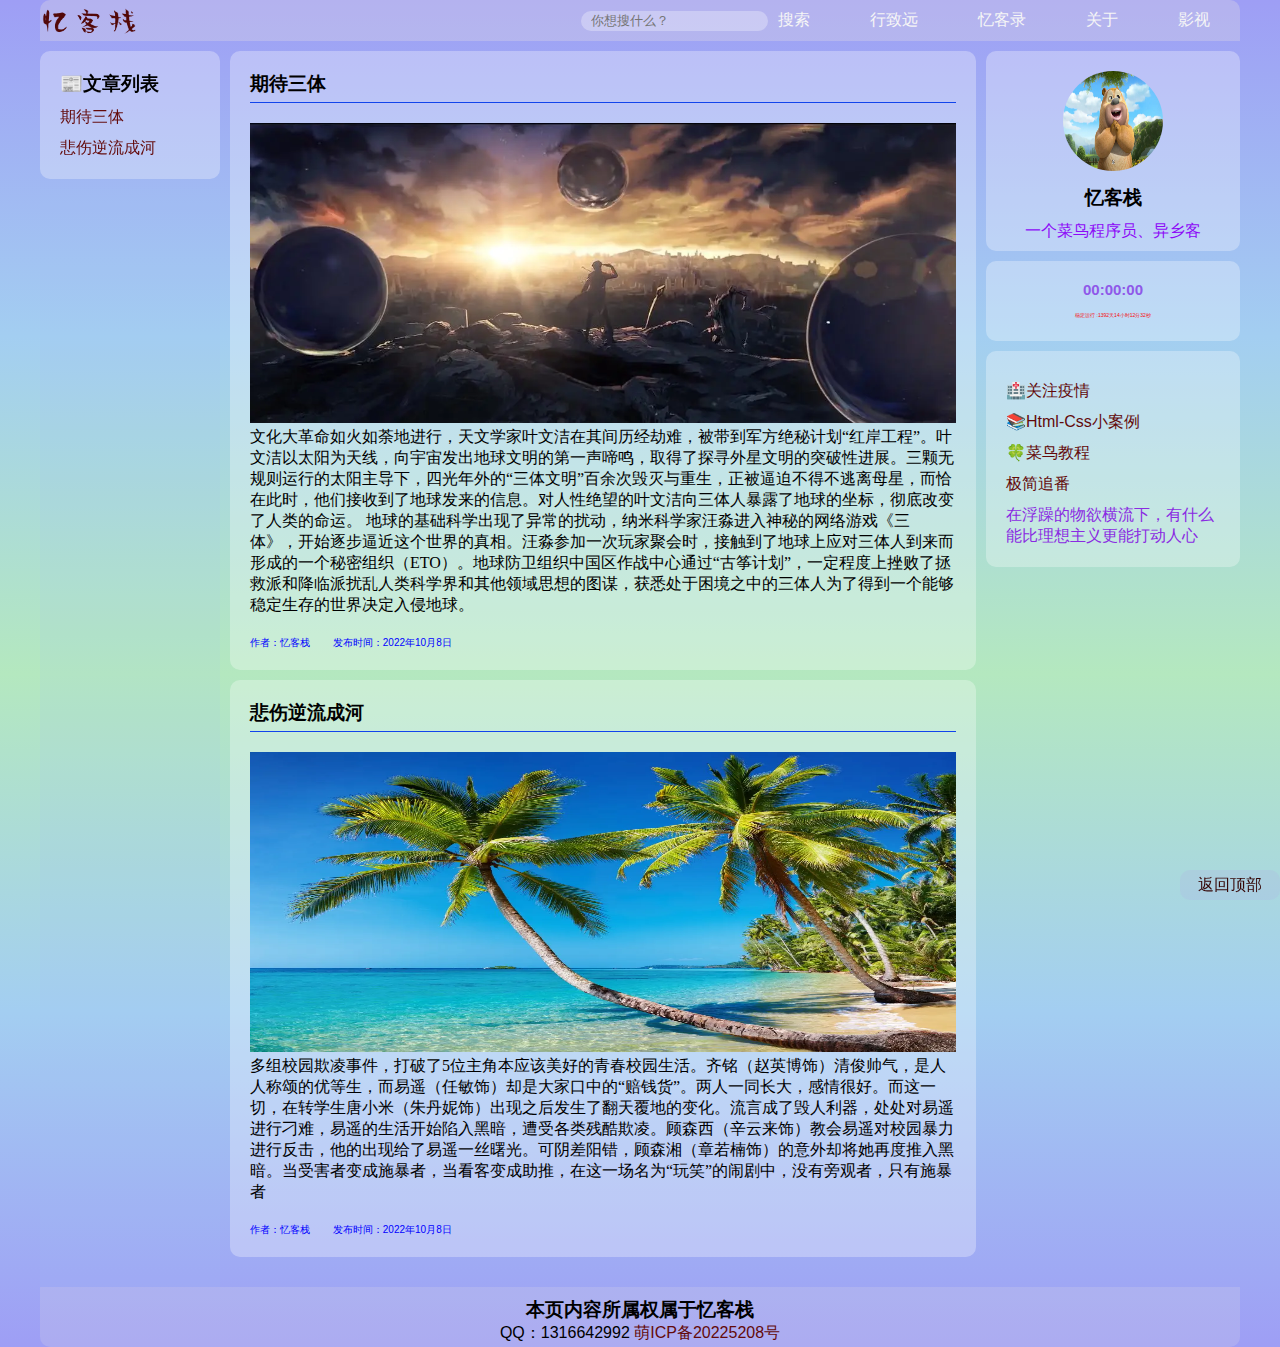
<file: index.html>
<!DOCTYPE html>
<html>

<head>
    <meta charset="utf-8">
    <title>忆客栈 | 个人博客 | 分享生活</title>
    <link rel="stylesheet" href="./css/index.css">
    <link rel="stylesheet" href="./css/common.css">
    <link rel="shortcut icon" href="./images/bitbug2.0.3.ico" />
</head>

<body>
    <!-- 版心居中 -->
    <div class="container">
        <!-- 导航栏部分 -->
        <div class="topnav">
            <a href="index.html" id="logo-box"><img src="./images/logo.png" alt=""></a>
            <ul>
                <li><a href="./pages/movie.html">影视</a></li>
                <li><a href="#">关于</a></li>
                <li><a href="#">忆客录</a></li>
                <li><a href="#">行致远</a></li>
                <li>
                    <input type="text" placeholder="你想搜什么？" id="top-search"><a href="#" target="_blank"
                        id="top-search-btn">搜索</a>
                </li>
            </ul>
        </div>
        <!-- 导航栏部分结束 -->

        <!-- 正文模块 -->
        <div class="box-body">
            <div class="artical-type-box">
                <div class="artical-type-nav">
                    <div class="card">
                        <h3>📰文章列表</h3>
                        <ul id="artical-list-nav">
                            <li><a href="#">期待三体</a></li>
                            <li><a href="#">悲伤逆流成河</a></li>
                        </ul>
                    </div>
                </div>
                <div class="blank-box"></div>
            </div>
            <!-- 首页文章模块，即最新发布模块 -->
            <div class="leftcolumn">
                <div class="card artical" id="C1">
                    <h3 id="artical-name">期待三体</h3>
                    <img src="./images/三体01.webp" alt="">
                    <p>文化大革命如火如荼地进行，天文学家叶文洁在其间历经劫难，被带到军方绝秘计划“红岸工程”。叶文洁以太阳为天线，向宇宙发出地球文明的第一声啼鸣，取得了探寻外星文明的突破性进展。三颗无规则运行的太阳主导下，四光年外的“三体文明”百余次毁灭与重生，正被逼迫不得不逃离母星，而恰在此时，他们接收到了地球发来的信息。对人性绝望的叶文洁向三体人暴露了地球的坐标，彻底改变了人类的命运。
                        地球的基础科学出现了异常的扰动，纳米科学家汪淼进入神秘的网络游戏《三体》，开始逐步逼近这个世界的真相。汪淼参加一次玩家聚会时，接触到了地球上应对三体人到来而形成的一个秘密组织（ETO）。地球防卫组织中国区作战中心通过“古筝计划”，一定程度上挫败了拯救派和降临派扰乱人类科学界和其他领域思想的图谋，获悉处于困境之中的三体人为了得到一个能够稳定生存的世界决定入侵地球。
                    </p>
                    <div class="author">
                        <span>作者：忆客栈</span> <span>发布时间：2022年10月8日</span>
                    </div>
                </div>
                <div class="card artical" id="C2">
                    <h3 id="artical-name">悲伤逆流成河</h3>
                    <img src="./images/1.jpg" alt="">
                    <p>多组校园欺凌事件，打破了5位主角本应该美好的青春校园生活。齐铭（赵英博饰）清俊帅气，是人人称颂的优等生，而易遥（任敏饰）却是大家口中的“赔钱货”。两人一同长大，感情很好。而这一切，在转学生唐小米（朱丹妮饰）出现之后发生了翻天覆地的变化。流言成了毁人利器，处处对易遥进行刁难，易遥的生活开始陷入黑暗，遭受各类残酷欺凌。顾森西（辛云来饰）教会易遥对校园暴力进行反击，他的出现给了易遥一丝曙光。可阴差阳错，顾森湘（章若楠饰）的意外却将她再度推入黑暗。当受害者变成施暴者，当看客变成助推，在这一场名为“玩笑”的闹剧中，没有旁观者，只有施暴者
                    </p>
                    <div class="author">
                        <span>作者：忆客栈</span> <span>发布时间：2022年10月8日</span>
                    </div>
                </div>
            </div>

            <!-- 手边侧边栏模块 -->
            <div class="rightcolumn">
                <div class="card about-me">
                    <img src="./images/img-me.webp">
                    <h3>忆客栈</h3>
                    <p>一个菜鸟程序员、异乡客</p>
                </div>
                <div class="card time-box">
                    <h3 id="now-time">00:00:00</h3>
                    <span id="showsectime">本站稳定运行：</span>
                </div>
                <div class="card artical-list">
                    <ul>
                        <li>
                            <a href="https://voice.baidu.com/act/newpneumonia/newpneumonia/?from=osari_aladin_banner"
                                target="_blank">🏥关注疫情</a>
                        </li>
                        <li>
                            <a href="./pages/demo01.html" target="_blank">📚Html-Css小案例</a>
                        </li>
                        <li>
                            <a href="https://www.runoob.com/" target="_blank">🍀菜鸟教程</a>
                        </li>
                        <li>
                            <a href="./pages/movie-list.html" target="_blank">极简追番</a>
                        </li>
                        <li>
                            <p>在浮躁的物欲横流下，有什么能比理想主义更能打动人心</p>
                        </li>
                    </ul>
                </div>
                <div class="artical-list-blank"></div>
                <div class="back-to-top"><a href="#top">返回顶部</a></div>
            </div>
        </div>
        <!-- 正文模块结束 -->

        <!-- 底部模块 -->
        <div class="footer">
            <h3>本页内容所属权属于忆客栈</h3>
            <p>QQ：1316642992 <a href="https://icp.gov.moe/?keyword=20225208" target="_blank">萌ICP备20225208号</a></p>
        </div>
        <!-- 底部模块结束 -->
    </div>
    <!-- 引入jQuery模块 -->
    <script src="./js/jquery.js"></script>
    <!-- 引入自定义工具模块 -->
    <script src="./js/util.js"></script>
    <script>
        $(function () {
            let impl = 'https://www.baidu.com/s?ie=utf-8&f=8&rsv_bp=1&rsv_idx=1&tn=baidu&wd=';
            $('#top-search-btn').on('click', function () {
                let url = impl + $('#top-search').val();
                $('#top-search-btn').attr('href', url);
            });

        })
        // 获取网站的运行时间
        function showsectime() {
                var birthDay =new Date("2022-10-1");
                // 这里修改站点开启日期
                var today = new Date();
                var timeold = today.getTime() - birthDay.getTime();
                var sectimeold = timeold / 1000
                var secondsold = Math.floor(sectimeold);
                var msPerDay = 24 * 60 * 60 * 1000; var e_daysold = timeold / msPerDay;
                var daysold = Math.floor(e_daysold);
                var e_hrsold = (daysold - e_daysold) * -24;
                var hrsold = Math.floor(e_hrsold);
                var e_minsold = (hrsold - e_hrsold) * -60;
                var minsold = Math.floor((hrsold - e_hrsold) * -60); var seconds = Math.floor((minsold - e_minsold) * -60).toString();
                document.getElementById("showsectime").innerHTML = "稳定运行 :" + daysold + "天" + hrsold + "小时" + minsold + "分" + seconds + "秒";
                setTimeout(showsectime, 1000);
            } 
            showsectime();
    </script>
</body>

</html>
</file>
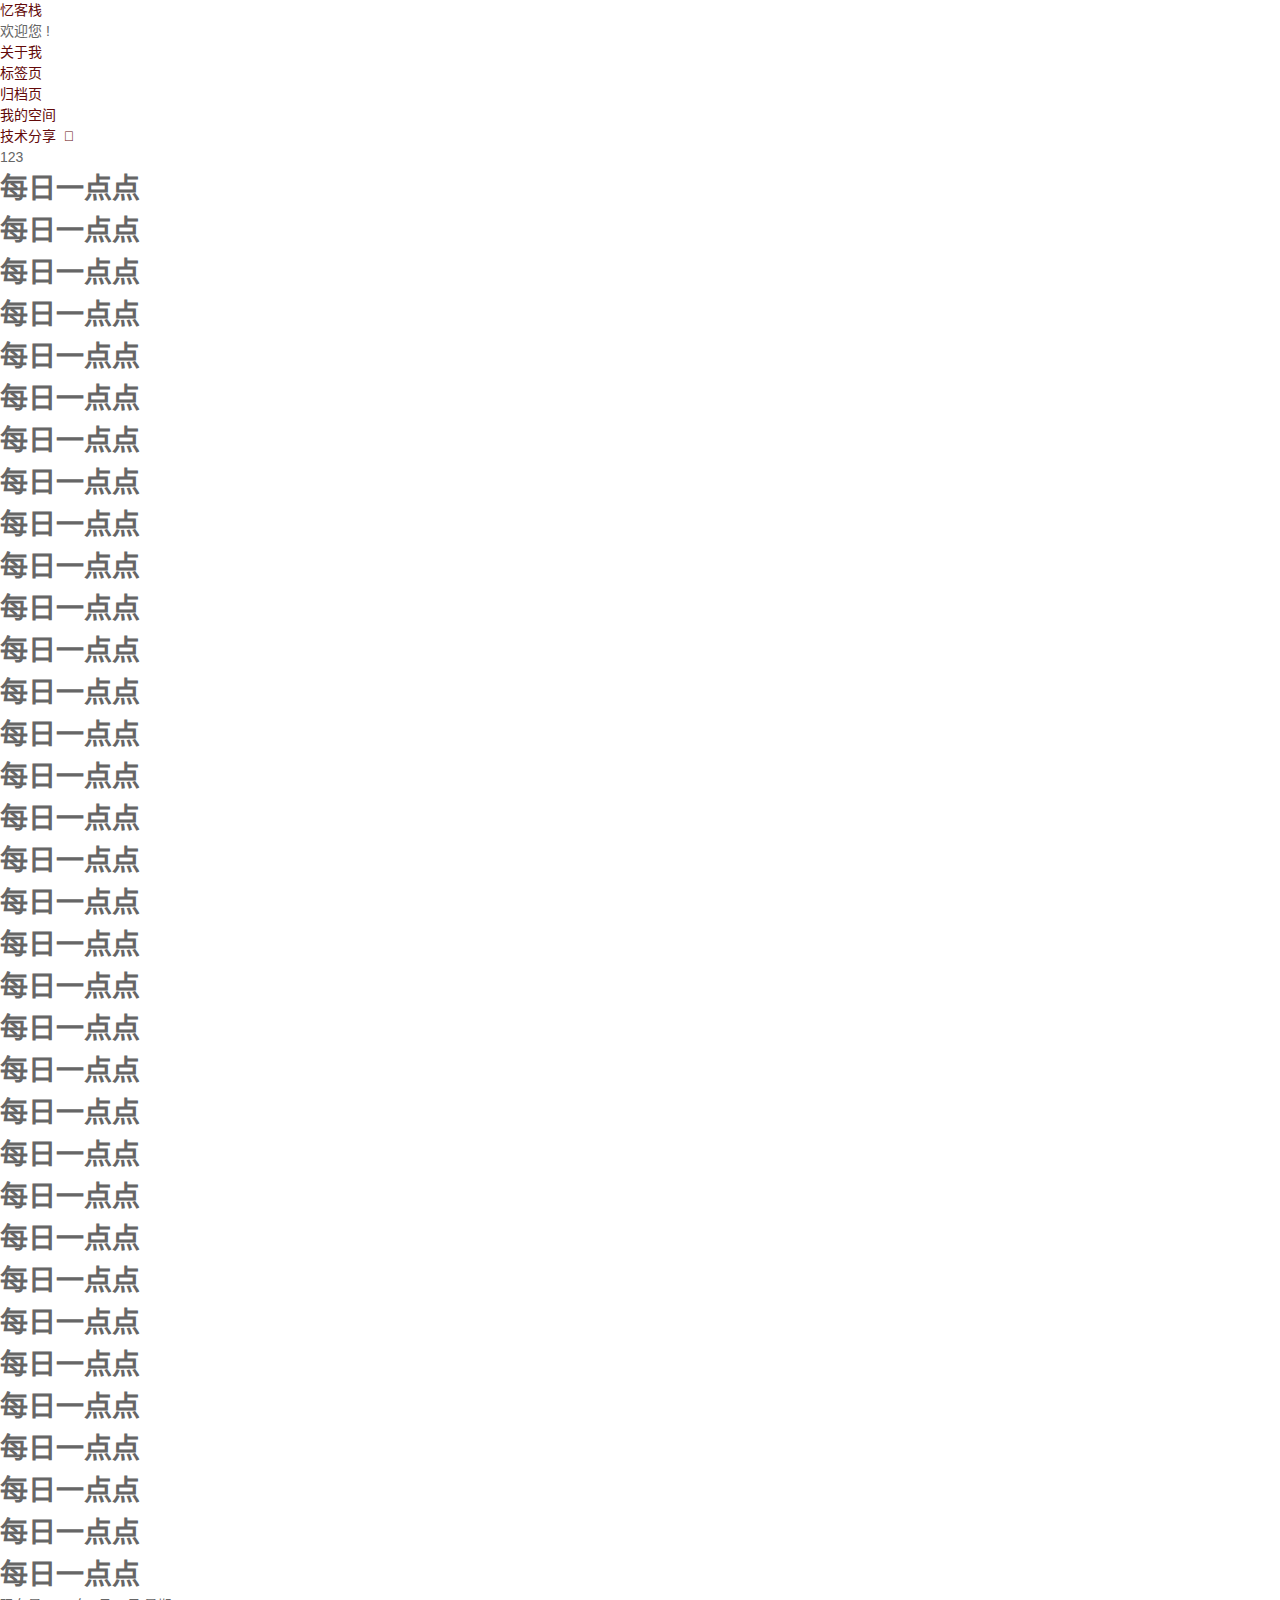
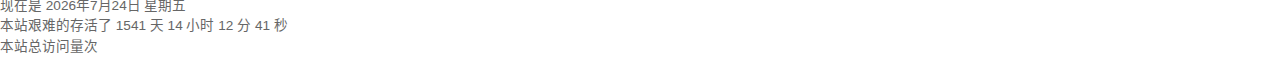
<file: blogPage/index.html>
<!DOCTYPE html>
<html lang="zh-CN">

<head>
    <meta charset="UTF-8">
    <meta http-equiv="X-UA-Compatible" content="IE=edge">
    <meta name="viewport" content="width=device-width, initial-scale=1.0">
    <title>忆客栈-个人博客、技术分享、网站制作、自建网站！</title>
    <meta name="description" content="忆客栈-一个专注技术分享的Java程序员的网站" />
    <meta name="keywords" content="博客、建站、技术、全栈" />
    <!-- 引入favicon图标-->
    <link rel="shortcut icon" href="../images/favicon.ico">
    <!-- 引入我们的初始化样式文件 -->
    <link rel="stylesheet" href="../css/base.css">
    <!-- 引入我们的公共样式表 -->
    <link rel="stylesheet" href="../css/common.css">

</head>

<body>
    <!-- 快捷导航模块start -->
    <section class="shortcut">
        <!-- 需要一个版心 -->
        <div class="w">
            <!-- shortcut 左侧模块 -->
            <div class="fl">
                <ul>
                    <li><a href="index.html" class="logname">忆客栈&nbsp;</a></li>
                    <li>欢迎您 !</li>
                </ul>
            </div>
            <!-- shortcut 右侧模块 -->
            <div class="fr">
                <ul>
                    <li><a href="about.html">关于我</a></li>
                    <li><a href="tag.html">标签页</a></li>
                    <li><a href="file.html">归档页</a></li>
                    <li><a href="myspace.html">我的空间</a></li>
                    <li><a href="share.html">技术分享 &nbsp;<i class="iconfont">&#xe6b8;</i></a></li>
                </ul>
            </div>
        </div>
    </section>
    <div class="w">
        <p>123</p>
        <h1>每日一点点</h1>
        <h1>每日一点点</h1>
        <h1>每日一点点</h1>
        <h1>每日一点点</h1>
        <h1>每日一点点</h1>
        <h1>每日一点点</h1>
        <h1>每日一点点</h1>
        <h1>每日一点点</h1>
        <h1>每日一点点</h1>
        <h1>每日一点点</h1>
        <h1>每日一点点</h1>
        <h1>每日一点点</h1>
        <h1>每日一点点</h1>
        <h1>每日一点点</h1>
        <h1>每日一点点</h1>
        <h1>每日一点点</h1>
        <h1>每日一点点</h1>
        <h1>每日一点点</h1>
        <h1>每日一点点</h1>
        <h1>每日一点点</h1>
        <h1>每日一点点</h1>
        <h1>每日一点点</h1>
        <h1>每日一点点</h1>
        <h1>每日一点点</h1>
        <h1>每日一点点</h1>
        <h1>每日一点点</h1>
        <h1>每日一点点</h1>
        <h1>每日一点点</h1>
        <h1>每日一点点</h1>
        <h1>每日一点点</h1>
        <h1>每日一点点</h1>
        <h1>每日一点点</h1>
        <h1>每日一点点</h1>
        <h1>每日一点点</h1>
    </div>



    <!-- 底部模块制作start -->
    <footer class="footer">
        <div class="w">
            <div style="font-size: 0.85rem" class="fr">
                <span id="nowTime">载入现在的时间...</span><br>
                <span id="timeDate">载入天数...</span>
                <span id="times">载入时分秒...</span><br>
                <script src="../js/runtime.js"></script>
                <script async src="//busuanzi.ibruce.info/busuanzi/2.3/busuanzi.pure.mini.js"></script>
                <span id="busuanzi_container_site_pv">本站总访问量<span id="busuanzi_value_site_pv"></span>次</span>
            </div>

        </div>
    </footer>
    <!-- 底部模块制作end -->



</body>

</html>
</file>
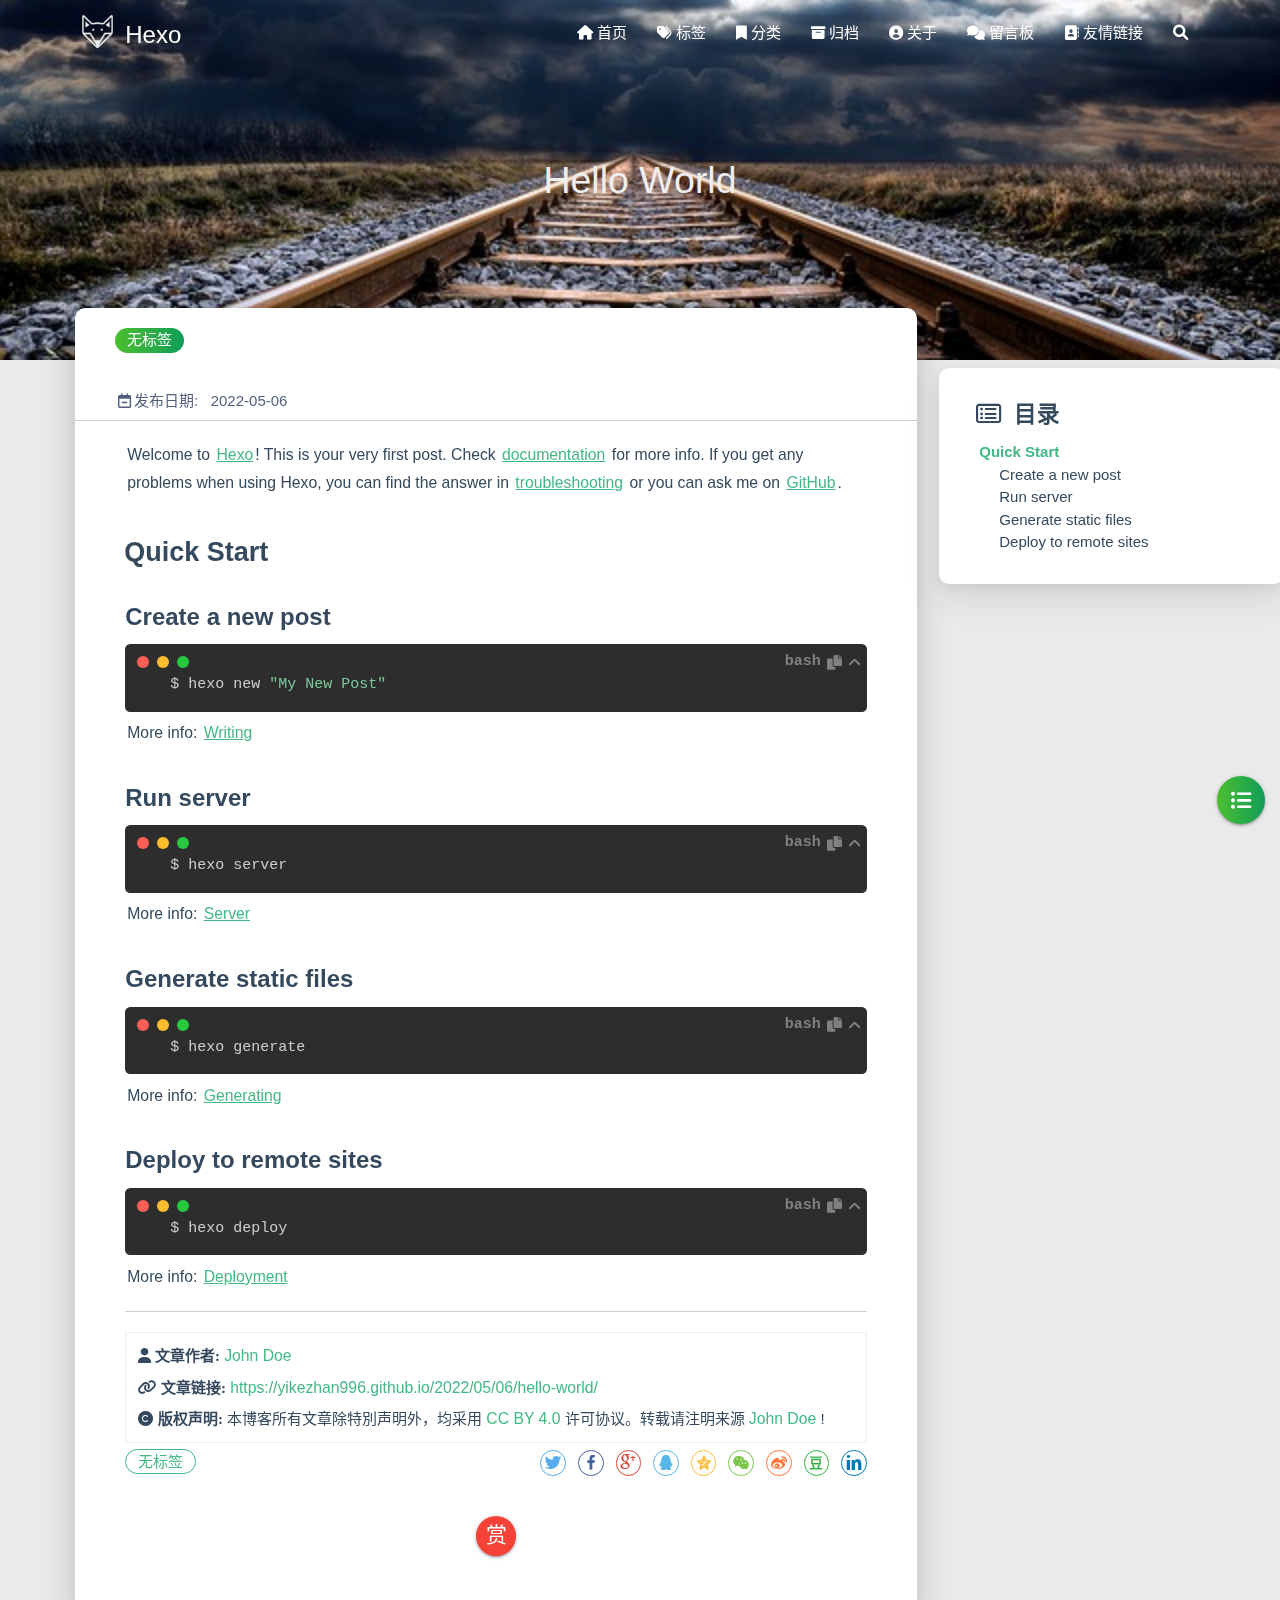
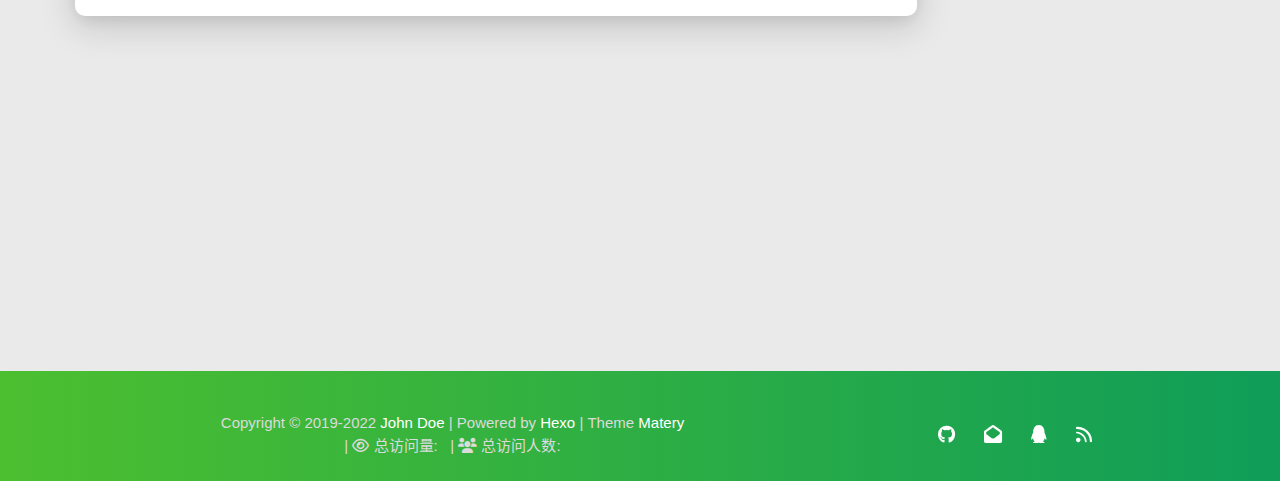
<file: 2022/05/06/hello-world/index.html>
<!DOCTYPE HTML>
<html lang="zh-CN">


<head>
    <meta charset="utf-8">
    <meta name="keywords" content="Hello World, Hexo">
    <meta name="description" content="Welcome to Hexo! This is your very first post. Check documentation for more info. If you get any problems when using Hex">
    <meta http-equiv="X-UA-Compatible" content="IE=edge">
    <meta name="viewport" content="width=device-width, initial-scale=1.0, user-scalable=no">
    <meta name="renderer" content="webkit|ie-stand|ie-comp">
    <meta name="mobile-web-app-capable" content="yes">
    <meta name="format-detection" content="telephone=no">
    <meta name="apple-mobile-web-app-capable" content="yes">
    <meta name="apple-mobile-web-app-status-bar-style" content="black-translucent">
    <meta name="referrer" content="no-referrer-when-downgrade">
    <!-- Global site tag (gtag.js) - Google Analytics -->


    

    <title>Hello World | Hexo</title>
    <link rel="icon" type="image/png" href="/favicon.png">

    <link rel="stylesheet" type="text/css" href="/libs/awesome/css/all.min.css">
    <link rel="stylesheet" type="text/css" href="/libs/materialize/materialize.min.css">
    <link rel="stylesheet" type="text/css" href="/libs/aos/aos.css">
    <link rel="stylesheet" type="text/css" href="/libs/animate/animate.min.css">
    <link rel="stylesheet" type="text/css" href="/libs/lightGallery/css/lightgallery.min.css">
    <link rel="stylesheet" type="text/css" href="/css/matery.css">
    <link rel="stylesheet" type="text/css" href="/css/my.css">

    <script src="/libs/jquery/jquery-3.6.0.min.js"></script>

<meta name="generator" content="Hexo 6.1.0"><link rel="stylesheet" href="/css/prism-tomorrow.css" type="text/css"></head>


<body>
    <header class="navbar-fixed">
    <nav id="headNav" class="bg-color nav-transparent">
        <div id="navContainer" class="nav-wrapper container">
            <div class="brand-logo">
                <a href="/" class="waves-effect waves-light">
                    
                    <img src="/medias/logo.png" class="logo-img" alt="LOGO">
                    
                    <span class="logo-span">Hexo</span>
                </a>
            </div>
            

<a href="#" data-target="mobile-nav" class="sidenav-trigger button-collapse"><i class="fas fa-bars"></i></a>
<ul class="right nav-menu">
  
  <li class="hide-on-med-and-down nav-item">
    
    <a href="/" class="waves-effect waves-light">
      
      <i class="fas fa-home" style="zoom: 0.6;"></i>
      
      <span>首页</span>
    </a>
    
  </li>
  
  <li class="hide-on-med-and-down nav-item">
    
    <a href="/tags" class="waves-effect waves-light">
      
      <i class="fas fa-tags" style="zoom: 0.6;"></i>
      
      <span>标签</span>
    </a>
    
  </li>
  
  <li class="hide-on-med-and-down nav-item">
    
    <a href="/categories" class="waves-effect waves-light">
      
      <i class="fas fa-bookmark" style="zoom: 0.6;"></i>
      
      <span>分类</span>
    </a>
    
  </li>
  
  <li class="hide-on-med-and-down nav-item">
    
    <a href="/archives" class="waves-effect waves-light">
      
      <i class="fas fa-archive" style="zoom: 0.6;"></i>
      
      <span>归档</span>
    </a>
    
  </li>
  
  <li class="hide-on-med-and-down nav-item">
    
    <a href="/about" class="waves-effect waves-light">
      
      <i class="fas fa-user-circle" style="zoom: 0.6;"></i>
      
      <span>关于</span>
    </a>
    
  </li>
  
  <li class="hide-on-med-and-down nav-item">
    
    <a href="/contact" class="waves-effect waves-light">
      
      <i class="fas fa-comments" style="zoom: 0.6;"></i>
      
      <span>留言板</span>
    </a>
    
  </li>
  
  <li class="hide-on-med-and-down nav-item">
    
    <a href="/friends" class="waves-effect waves-light">
      
      <i class="fas fa-address-book" style="zoom: 0.6;"></i>
      
      <span>友情链接</span>
    </a>
    
  </li>
  
  <li>
    <a href="#searchModal" class="modal-trigger waves-effect waves-light">
      <i id="searchIcon" class="fas fa-search" title="搜索" style="zoom: 0.85;"></i>
    </a>
  </li>
</ul>


<div id="mobile-nav" class="side-nav sidenav">

    <div class="mobile-head bg-color">
        
        <img src="/medias/logo.png" class="logo-img circle responsive-img">
        
        <div class="logo-name">Hexo</div>
        <div class="logo-desc">
            
            Never really desperate, only the lost of the soul.
            
        </div>
    </div>

    <ul class="menu-list mobile-menu-list">
        
        <li class="m-nav-item">
	  
		<a href="/" class="waves-effect waves-light">
			
			    <i class="fa-fw fas fa-home"></i>
			
			首页
		</a>
          
        </li>
        
        <li class="m-nav-item">
	  
		<a href="/tags" class="waves-effect waves-light">
			
			    <i class="fa-fw fas fa-tags"></i>
			
			标签
		</a>
          
        </li>
        
        <li class="m-nav-item">
	  
		<a href="/categories" class="waves-effect waves-light">
			
			    <i class="fa-fw fas fa-bookmark"></i>
			
			分类
		</a>
          
        </li>
        
        <li class="m-nav-item">
	  
		<a href="/archives" class="waves-effect waves-light">
			
			    <i class="fa-fw fas fa-archive"></i>
			
			归档
		</a>
          
        </li>
        
        <li class="m-nav-item">
	  
		<a href="/about" class="waves-effect waves-light">
			
			    <i class="fa-fw fas fa-user-circle"></i>
			
			关于
		</a>
          
        </li>
        
        <li class="m-nav-item">
	  
		<a href="/contact" class="waves-effect waves-light">
			
			    <i class="fa-fw fas fa-comments"></i>
			
			留言板
		</a>
          
        </li>
        
        <li class="m-nav-item">
	  
		<a href="/friends" class="waves-effect waves-light">
			
			    <i class="fa-fw fas fa-address-book"></i>
			
			友情链接
		</a>
          
        </li>
        
        
        <li><div class="divider"></div></li>
        <li>
            <a href="https://github.com/blinkfox/hexo-theme-matery" class="waves-effect waves-light" target="_blank">
                <i class="fab fa-github-square fa-fw"></i>Fork Me
            </a>
        </li>
        
    </ul>
</div>


        </div>

        
            <style>
    .nav-transparent .github-corner {
        display: none !important;
    }

    .github-corner {
        position: absolute;
        z-index: 10;
        top: 0;
        right: 0;
        border: 0;
        transform: scale(1.1);
    }

    .github-corner svg {
        color: #0f9d58;
        fill: #fff;
        height: 64px;
        width: 64px;
    }

    .github-corner:hover .octo-arm {
        animation: a 0.56s ease-in-out;
    }

    .github-corner .octo-arm {
        animation: none;
    }

    @keyframes a {
        0%,
        to {
            transform: rotate(0);
        }
        20%,
        60% {
            transform: rotate(-25deg);
        }
        40%,
        80% {
            transform: rotate(10deg);
        }
    }
</style>

<a href="https://github.com/blinkfox/hexo-theme-matery" class="github-corner tooltipped hide-on-med-and-down" target="_blank"
   data-tooltip="Fork Me" data-position="left" data-delay="50">
    <svg viewBox="0 0 250 250" aria-hidden="true">
        <path d="M0,0 L115,115 L130,115 L142,142 L250,250 L250,0 Z"></path>
        <path d="M128.3,109.0 C113.8,99.7 119.0,89.6 119.0,89.6 C122.0,82.7 120.5,78.6 120.5,78.6 C119.2,72.0 123.4,76.3 123.4,76.3 C127.3,80.9 125.5,87.3 125.5,87.3 C122.9,97.6 130.6,101.9 134.4,103.2"
              fill="currentColor" style="transform-origin: 130px 106px;" class="octo-arm"></path>
        <path d="M115.0,115.0 C114.9,115.1 118.7,116.5 119.8,115.4 L133.7,101.6 C136.9,99.2 139.9,98.4 142.2,98.6 C133.8,88.0 127.5,74.4 143.8,58.0 C148.5,53.4 154.0,51.2 159.7,51.0 C160.3,49.4 163.2,43.6 171.4,40.1 C171.4,40.1 176.1,42.5 178.8,56.2 C183.1,58.6 187.2,61.8 190.9,65.4 C194.5,69.0 197.7,73.2 200.1,77.6 C213.8,80.2 216.3,84.9 216.3,84.9 C212.7,93.1 206.9,96.0 205.4,96.6 C205.1,102.4 203.0,107.8 198.3,112.5 C181.9,128.9 168.3,122.5 157.7,114.1 C157.9,116.9 156.7,120.9 152.7,124.9 L141.0,136.5 C139.8,137.7 141.6,141.9 141.8,141.8 Z"
              fill="currentColor" class="octo-body"></path>
    </svg>
</a>
        
    </nav>

</header>

    



<div class="bg-cover pd-header post-cover" style="background-image: url('/medias/featureimages/12.jpg')">
    <div class="container" style="right: 0px;left: 0px;">
        <div class="row">
            <div class="col s12 m12 l12">
                <div class="brand">
                    <h1 class="description center-align post-title">Hello World</h1>
                </div>
            </div>
        </div>
    </div>
</div>




<main class="post-container content">

    
    <link rel="stylesheet" href="/libs/tocbot/tocbot.css">
<style>
    #articleContent h1::before,
    #articleContent h2::before,
    #articleContent h3::before,
    #articleContent h4::before,
    #articleContent h5::before,
    #articleContent h6::before {
        display: block;
        content: " ";
        height: 100px;
        margin-top: -100px;
        visibility: hidden;
    }

    #articleContent :focus {
        outline: none;
    }

    .toc-fixed {
        position: fixed;
        top: 64px;
    }

    .toc-widget {
        width: 345px;
        padding-left: 20px;
    }

    .toc-widget .toc-title {
        padding: 35px 0 15px 17px;
        font-size: 1.5rem;
        font-weight: bold;
        line-height: 1.5rem;
    }

    .toc-widget ol {
        padding: 0;
        list-style: none;
    }

    #toc-content {
        padding-bottom: 30px;
        overflow: auto;
    }

    #toc-content ol {
        padding-left: 10px;
    }

    #toc-content ol li {
        padding-left: 10px;
    }

    #toc-content .toc-link:hover {
        color: #42b983;
        font-weight: 700;
        text-decoration: underline;
    }

    #toc-content .toc-link::before {
        background-color: transparent;
        max-height: 25px;

        position: absolute;
        right: 23.5vw;
        display: block;
    }

    #toc-content .is-active-link {
        color: #42b983;
    }

    #floating-toc-btn {
        position: fixed;
        right: 15px;
        bottom: 76px;
        padding-top: 15px;
        margin-bottom: 0;
        z-index: 998;
    }

    #floating-toc-btn .btn-floating {
        width: 48px;
        height: 48px;
    }

    #floating-toc-btn .btn-floating i {
        line-height: 48px;
        font-size: 1.4rem;
    }
</style>
<div class="row">
    <div id="main-content" class="col s12 m12 l9">
        <!-- 文章内容详情 -->
<div id="artDetail">
    <div class="card">
        <div class="card-content article-info">
            <div class="row tag-cate">
                <div class="col s7">
                    
                          <div class="article-tag">
                            <span class="chip bg-color">无标签</span>
                          </div>
                    
                </div>
                <div class="col s5 right-align">
                    
                </div>
            </div>

            <div class="post-info">
                
                <div class="post-date info-break-policy">
                    <i class="far fa-calendar-minus fa-fw"></i>发布日期:&nbsp;&nbsp;
                    2022-05-06
                </div>
                

                

                

                

                
            </div>
        </div>
        <hr class="clearfix">

        

        

        <div class="card-content article-card-content">
            <div id="articleContent">
                <p>Welcome to <a target="_blank" rel="noopener" href="https://hexo.io/">Hexo</a>! This is your very first post. Check <a target="_blank" rel="noopener" href="https://hexo.io/docs/">documentation</a> for more info. If you get any problems when using Hexo, you can find the answer in <a target="_blank" rel="noopener" href="https://hexo.io/docs/troubleshooting.html">troubleshooting</a> or you can ask me on <a target="_blank" rel="noopener" href="https://github.com/hexojs/hexo/issues">GitHub</a>.</p>
<h2 id="Quick-Start"><a href="#Quick-Start" class="headerlink" title="Quick Start"></a>Quick Start</h2><h3 id="Create-a-new-post"><a href="#Create-a-new-post" class="headerlink" title="Create a new post"></a>Create a new post</h3><pre class=" language-bash"><code class="language-bash">$ hexo new <span class="token string">"My New Post"</span>
</code></pre>
<p>More info: <a target="_blank" rel="noopener" href="https://hexo.io/docs/writing.html">Writing</a></p>
<h3 id="Run-server"><a href="#Run-server" class="headerlink" title="Run server"></a>Run server</h3><pre class=" language-bash"><code class="language-bash">$ hexo server
</code></pre>
<p>More info: <a target="_blank" rel="noopener" href="https://hexo.io/docs/server.html">Server</a></p>
<h3 id="Generate-static-files"><a href="#Generate-static-files" class="headerlink" title="Generate static files"></a>Generate static files</h3><pre class=" language-bash"><code class="language-bash">$ hexo generate
</code></pre>
<p>More info: <a target="_blank" rel="noopener" href="https://hexo.io/docs/generating.html">Generating</a></p>
<h3 id="Deploy-to-remote-sites"><a href="#Deploy-to-remote-sites" class="headerlink" title="Deploy to remote sites"></a>Deploy to remote sites</h3><pre class=" language-bash"><code class="language-bash">$ hexo deploy
</code></pre>
<p>More info: <a target="_blank" rel="noopener" href="https://hexo.io/docs/one-command-deployment.html">Deployment</a></p>

                
            </div>
            <hr/>

            

    <div class="reprint" id="reprint-statement">
        
            <div class="reprint__author">
                <span class="reprint-meta" style="font-weight: bold;">
                    <i class="fas fa-user">
                        文章作者:
                    </i>
                </span>
                <span class="reprint-info">
                    <a href="/about" rel="external nofollow noreferrer">John Doe</a>
                </span>
            </div>
            <div class="reprint__type">
                <span class="reprint-meta" style="font-weight: bold;">
                    <i class="fas fa-link">
                        文章链接:
                    </i>
                </span>
                <span class="reprint-info">
                    <a href="https://yikezhan996.github.io/2022/05/06/hello-world/">https://yikezhan996.github.io/2022/05/06/hello-world/</a>
                </span>
            </div>
            <div class="reprint__notice">
                <span class="reprint-meta" style="font-weight: bold;">
                    <i class="fas fa-copyright">
                        版权声明:
                    </i>
                </span>
                <span class="reprint-info">
                    本博客所有文章除特別声明外，均采用
                    <a href="https://creativecommons.org/licenses/by/4.0/deed.zh" rel="external nofollow noreferrer" target="_blank">CC BY 4.0</a>
                    许可协议。转载请注明来源
                    <a href="/about" target="_blank">John Doe</a>
                    !
                </span>
            </div>
        
    </div>

    <script async defer>
      document.addEventListener("copy", function (e) {
        let toastHTML = '<span>复制成功，请遵循本文的转载规则</span><button class="btn-flat toast-action" onclick="navToReprintStatement()" style="font-size: smaller">查看</a>';
        M.toast({html: toastHTML})
      });

      function navToReprintStatement() {
        $("html, body").animate({scrollTop: $("#reprint-statement").offset().top - 80}, 800);
      }
    </script>



            <div class="tag_share" style="display: block;">
                <div class="post-meta__tag-list" style="display: inline-block;">
                    
                        <div class="article-tag">
                            <span class="chip bg-color">无标签</span>
                        </div>
                    
                </div>
                <div class="post_share" style="zoom: 80%; width: fit-content; display: inline-block; float: right; margin: -0.15rem 0;">
                    <link rel="stylesheet" type="text/css" href="/libs/share/css/share.min.css">
<div id="article-share">

    
    <div class="social-share" data-sites="twitter,facebook,google,qq,qzone,wechat,weibo,douban,linkedin" data-wechat-qrcode-helper="<p>微信扫一扫即可分享！</p>"></div>
    <script src="/libs/share/js/social-share.min.js"></script>
    

    

</div>

                </div>
            </div>
            
                <style>
    #reward {
        margin: 40px 0;
        text-align: center;
    }

    #reward .reward-link {
        font-size: 1.4rem;
        line-height: 38px;
    }

    #reward .btn-floating:hover {
        box-shadow: 0 6px 12px rgba(0, 0, 0, 0.2), 0 5px 15px rgba(0, 0, 0, 0.2);
    }

    #rewardModal {
        width: 320px;
        height: 350px;
    }

    #rewardModal .reward-title {
        margin: 15px auto;
        padding-bottom: 5px;
    }

    #rewardModal .modal-content {
        padding: 10px;
    }

    #rewardModal .close {
        position: absolute;
        right: 15px;
        top: 15px;
        color: rgba(0, 0, 0, 0.5);
        font-size: 1.3rem;
        line-height: 20px;
        cursor: pointer;
    }

    #rewardModal .close:hover {
        color: #ef5350;
        transform: scale(1.3);
        -moz-transform:scale(1.3);
        -webkit-transform:scale(1.3);
        -o-transform:scale(1.3);
    }

    #rewardModal .reward-tabs {
        margin: 0 auto;
        width: 210px;
    }

    .reward-tabs .tabs {
        height: 38px;
        margin: 10px auto;
        padding-left: 0;
    }

    .reward-content ul {
        padding-left: 0 !important;
    }

    .reward-tabs .tabs .tab {
        height: 38px;
        line-height: 38px;
    }

    .reward-tabs .tab a {
        color: #fff;
        background-color: #ccc;
    }

    .reward-tabs .tab a:hover {
        background-color: #ccc;
        color: #fff;
    }

    .reward-tabs .wechat-tab .active {
        color: #fff !important;
        background-color: #22AB38 !important;
    }

    .reward-tabs .alipay-tab .active {
        color: #fff !important;
        background-color: #019FE8 !important;
    }

    .reward-tabs .reward-img {
        width: 210px;
        height: 210px;
    }
</style>

<div id="reward">
    <a href="#rewardModal" class="reward-link modal-trigger btn-floating btn-medium waves-effect waves-light red">赏</a>

    <!-- Modal Structure -->
    <div id="rewardModal" class="modal">
        <div class="modal-content">
            <a class="close modal-close"><i class="fas fa-times"></i></a>
            <h4 class="reward-title">你的赏识是我前进的动力</h4>
            <div class="reward-content">
                <div class="reward-tabs">
                    <ul class="tabs row">
                        <li class="tab col s6 alipay-tab waves-effect waves-light"><a href="#alipay">支付宝</a></li>
                        <li class="tab col s6 wechat-tab waves-effect waves-light"><a href="#wechat">微 信</a></li>
                    </ul>
                    <div id="alipay">
                        <img src="/medias/reward/alipay.jpg" class="reward-img" alt="支付宝打赏二维码">
                    </div>
                    <div id="wechat">
                        <img src="/medias/reward/wechat.png" class="reward-img" alt="微信打赏二维码">
                    </div>
                </div>
            </div>
        </div>
    </div>
</div>

<script>
    $(function () {
        $('.tabs').tabs();
    });
</script>

            
        </div>
    </div>

    

    

    

    

    

    

    

    

    

    

<article id="prenext-posts" class="prev-next articles">
    <div class="row article-row">
        
        <div class="article col s12 m6" data-aos="fade-up" data-aos="fade-up">
            <div class="article-badge left-badge text-color">
                <i class="far fa-dot-circle"></i>&nbsp;本篇
            </div>
            <div class="card">
                <a href="/2022/05/06/hello-world/">
                    <div class="card-image">
                        
                        
                        <img src="/medias/featureimages/12.jpg" class="responsive-img" alt="Hello World">
                        
                        <span class="card-title">Hello World</span>
                    </div>
                </a>
                <div class="card-content article-content">
                    <div class="summary block-with-text">
                        
                            
                        
                    </div>
                    <div class="publish-info">
                            <span class="publish-date">
                                <i class="far fa-clock fa-fw icon-date"></i>2022-05-06
                            </span>
                        <span class="publish-author">
                            
                            <i class="fas fa-user fa-fw"></i>
                            John Doe
                            
                        </span>
                    </div>
                </div>

                
            </div>
        </div>
        
        
        <div class="article col s12 m6" data-aos="fade-up">
            <div class="article-badge right-badge text-color">
                本篇&nbsp;<i class="far fa-dot-circle"></i>
            </div>
            <div class="card">
                <a href="/2022/05/06/hello-world/">
                    <div class="card-image">
                        
                        
                        <img src="/medias/featureimages/12.jpg" class="responsive-img" alt="Hello World">
                        
                        <span class="card-title">Hello World</span>
                    </div>
                </a>
                <div class="card-content article-content">
                    <div class="summary block-with-text">
                        
                            
                        
                    </div>
                    <div class="publish-info">
                            <span class="publish-date">
                                <i class="far fa-clock fa-fw icon-date"></i>2022-05-06
                            </span>
                        <span class="publish-author">
                            
                            <i class="fas fa-user fa-fw"></i>
                            John Doe
                            
                        </span>
                    </div>
                </div>

                
            </div>
        </div>
        
    </div>
</article>

</div>



<!-- 代码块功能依赖 -->
<script type="text/javascript" src="/libs/codeBlock/codeBlockFuction.js"></script>

<!-- 代码语言 -->

<script type="text/javascript" src="/libs/codeBlock/codeLang.js"></script>


<!-- 代码块复制 -->

<script type="text/javascript" src="/libs/codeBlock/codeCopy.js"></script>


<!-- 代码块收缩 -->

<script type="text/javascript" src="/libs/codeBlock/codeShrink.js"></script>


    </div>
    <div id="toc-aside" class="expanded col l3 hide-on-med-and-down">
        <div class="toc-widget card" style="background-color: white;">
            <div class="toc-title"><i class="far fa-list-alt"></i>&nbsp;&nbsp;目录</div>
            <div id="toc-content"></div>
        </div>
    </div>
</div>

<!-- TOC 悬浮按钮. -->

<div id="floating-toc-btn" class="hide-on-med-and-down">
    <a class="btn-floating btn-large bg-color">
        <i class="fas fa-list-ul"></i>
    </a>
</div>


<script src="/libs/tocbot/tocbot.min.js"></script>
<script>
    $(function () {
        tocbot.init({
            tocSelector: '#toc-content',
            contentSelector: '#articleContent',
            headingsOffset: -($(window).height() * 0.4 - 45),
            collapseDepth: Number('0'),
            headingSelector: 'h2, h3, h4'
        });

        // Set scroll toc fixed.
        let tocHeight = parseInt($(window).height() * 0.4 - 64);
        let $tocWidget = $('.toc-widget');
        $(window).scroll(function () {
            let scroll = $(window).scrollTop();
            /* add post toc fixed. */
            if (scroll > tocHeight) {
                $tocWidget.addClass('toc-fixed');
            } else {
                $tocWidget.removeClass('toc-fixed');
            }
        });

        
        /* 修复文章卡片 div 的宽度. */
        let fixPostCardWidth = function (srcId, targetId) {
            let srcDiv = $('#' + srcId);
            if (srcDiv.length === 0) {
                return;
            }

            let w = srcDiv.width();
            if (w >= 450) {
                w = w + 21;
            } else if (w >= 350 && w < 450) {
                w = w + 18;
            } else if (w >= 300 && w < 350) {
                w = w + 16;
            } else {
                w = w + 14;
            }
            $('#' + targetId).width(w);
        };

        // 切换TOC目录展开收缩的相关操作.
        const expandedClass = 'expanded';
        let $tocAside = $('#toc-aside');
        let $mainContent = $('#main-content');
        $('#floating-toc-btn .btn-floating').click(function () {
            if ($tocAside.hasClass(expandedClass)) {
                $tocAside.removeClass(expandedClass).hide();
                $mainContent.removeClass('l9');
            } else {
                $tocAside.addClass(expandedClass).show();
                $mainContent.addClass('l9');
            }
            fixPostCardWidth('artDetail', 'prenext-posts');
        });
        
    });
</script>

    

</main>




    <footer class="page-footer bg-color">
    
        <link rel="stylesheet" href="/libs/aplayer/APlayer.min.css">
<style>
    .aplayer .aplayer-lrc p {
        
        display: none;
        
        font-size: 12px;
        font-weight: 700;
        line-height: 16px !important;
    }

    .aplayer .aplayer-lrc p.aplayer-lrc-current {
        
        display: none;
        
        font-size: 15px;
        color: #42b983;
    }

    
    .aplayer.aplayer-fixed.aplayer-narrow .aplayer-body {
        left: -66px !important;
    }

    .aplayer.aplayer-fixed.aplayer-narrow .aplayer-body:hover {
        left: 0px !important;
    }

    
</style>
<div class="">
    
    <div class="row">
        <meting-js class="col l8 offset-l2 m10 offset-m1 s12"
                   server="netease"
                   type="playlist"
                   id="503838841"
                   fixed='true'
                   autoplay='false'
                   theme='#42b983'
                   loop='all'
                   order='random'
                   preload='auto'
                   volume='0.7'
                   list-folded='true'
        >
        </meting-js>
    </div>
</div>

<script src="/libs/aplayer/APlayer.min.js"></script>
<script src="/libs/aplayer/Meting.min.js"></script>

    

    <div class="container row center-align"
         style="margin-bottom: 0px !important;">
        <div class="col s12 m8 l8 copy-right">
            Copyright&nbsp;&copy;
            
                <span id="year">2019-2022</span>
            
            <a href="/about" target="_blank">John Doe</a>
            |&nbsp;Powered by&nbsp;<a href="https://hexo.io/" target="_blank">Hexo</a>
            |&nbsp;Theme&nbsp;<a href="https://github.com/blinkfox/hexo-theme-matery" target="_blank">Matery</a>
            <br>
            
            
            
                
            
            
                <span id="busuanzi_container_site_pv">
                &nbsp;|&nbsp;<i class="far fa-eye"></i>&nbsp;总访问量:&nbsp;
                    <span id="busuanzi_value_site_pv" class="white-color"></span>
            </span>
            
            
                <span id="busuanzi_container_site_uv">
                &nbsp;|&nbsp;<i class="fas fa-users"></i>&nbsp;总访问人数:&nbsp;
                    <span id="busuanzi_value_site_uv" class="white-color"></span>
            </span>
            
            <br>

            <!-- 运行天数提醒. -->
            
            <br>
            
        </div>
        <div class="col s12 m4 l4 social-link social-statis">
    <a href="https://github.com/blinkfox" class="tooltipped" target="_blank" data-tooltip="访问我的GitHub" data-position="top" data-delay="50">
        <i class="fab fa-github"></i>
    </a>



    <a href="mailto:1181062873@qq.com" class="tooltipped" target="_blank" data-tooltip="邮件联系我" data-position="top" data-delay="50">
        <i class="fas fa-envelope-open"></i>
    </a>







    <a href="tencent://AddContact/?fromId=50&fromSubId=1&subcmd=all&uin=1181062873" class="tooltipped" target="_blank" data-tooltip="QQ联系我: 1181062873" data-position="top" data-delay="50">
        <i class="fab fa-qq"></i>
    </a>







    <a href="/atom.xml" class="tooltipped" target="_blank" data-tooltip="RSS 订阅" data-position="top" data-delay="50">
        <i class="fas fa-rss"></i>
    </a>

</div>
    </div>
</footer>

<div class="progress-bar"></div>


    <!-- 搜索遮罩框 -->
<div id="searchModal" class="modal">
    <div class="modal-content">
        <div class="search-header">
            <span class="title"><i class="fas fa-search"></i>&nbsp;&nbsp;搜索</span>
            <input type="search" id="searchInput" name="s" placeholder="请输入搜索的关键字"
                   class="search-input">
        </div>
        <div id="searchResult"></div>
    </div>
</div>

<script type="text/javascript">
$(function () {
    var searchFunc = function (path, search_id, content_id) {
        'use strict';
        $.ajax({
            url: path,
            dataType: "xml",
            success: function (xmlResponse) {
                // get the contents from search data
                var datas = $("entry", xmlResponse).map(function () {
                    return {
                        title: $("title", this).text(),
                        content: $("content", this).text(),
                        url: $("url", this).text()
                    };
                }).get();
                var $input = document.getElementById(search_id);
                var $resultContent = document.getElementById(content_id);
                $input.addEventListener('input', function () {
                    var str = '<ul class=\"search-result-list\">';
                    var keywords = this.value.trim().toLowerCase().split(/[\s\-]+/);
                    $resultContent.innerHTML = "";
                    if (this.value.trim().length <= 0) {
                        return;
                    }
                    // perform local searching
                    datas.forEach(function (data) {
                        var isMatch = true;
                        var data_title = data.title.trim().toLowerCase();
                        var data_content = data.content.trim().replace(/<[^>]+>/g, "").toLowerCase();
                        var data_url = data.url;
                        data_url = data_url.indexOf('/') === 0 ? data.url : '/' + data_url;
                        var index_title = -1;
                        var index_content = -1;
                        var first_occur = -1;
                        // only match artiles with not empty titles and contents
                        if (data_title !== '' && data_content !== '') {
                            keywords.forEach(function (keyword, i) {
                                index_title = data_title.indexOf(keyword);
                                index_content = data_content.indexOf(keyword);
                                if (index_title < 0 && index_content < 0) {
                                    isMatch = false;
                                } else {
                                    if (index_content < 0) {
                                        index_content = 0;
                                    }
                                    if (i === 0) {
                                        first_occur = index_content;
                                    }
                                }
                            });
                        }
                        // show search results
                        if (isMatch) {
                            str += "<li><a href='" + data_url + "' class='search-result-title'>" + data_title + "</a>";
                            var content = data.content.trim().replace(/<[^>]+>/g, "");
                            if (first_occur >= 0) {
                                // cut out 100 characters
                                var start = first_occur - 20;
                                var end = first_occur + 80;
                                if (start < 0) {
                                    start = 0;
                                }
                                if (start === 0) {
                                    end = 100;
                                }
                                if (end > content.length) {
                                    end = content.length;
                                }
                                var match_content = content.substr(start, end);
                                // highlight all keywords
                                keywords.forEach(function (keyword) {
                                    var regS = new RegExp(keyword, "gi");
                                    match_content = match_content.replace(regS, "<em class=\"search-keyword\">" + keyword + "</em>");
                                });

                                str += "<p class=\"search-result\">" + match_content + "...</p>"
                            }
                            str += "</li>";
                        }
                    });
                    str += "</ul>";
                    $resultContent.innerHTML = str;
                });
            }
        });
    };

    searchFunc('/search.xml', 'searchInput', 'searchResult');
});
</script>

    <!-- 回到顶部按钮 -->
<div id="backTop" class="top-scroll">
    <a class="btn-floating btn-large waves-effect waves-light" href="#!">
        <i class="fas fa-arrow-up"></i>
    </a>
</div>


    <script src="/libs/materialize/materialize.min.js"></script>
    <script src="/libs/masonry/masonry.pkgd.min.js"></script>
    <script src="/libs/aos/aos.js"></script>
    <script src="/libs/scrollprogress/scrollProgress.min.js"></script>
    <script src="/libs/lightGallery/js/lightgallery-all.min.js"></script>
    <script src="/js/matery.js"></script>

    

    

    <!-- 雪花特效 -->
    

    <!-- 鼠标星星特效 -->
    

     
        <script src="https://ssl.captcha.qq.com/TCaptcha.js"></script>
        <script src="/libs/others/TencentCaptcha.js"></script>
        <button id="TencentCaptcha" data-appid="xxxxxxxxxx" data-cbfn="callback" type="button" hidden></button>
    

    <!-- Baidu Analytics -->

    <!-- Baidu Push -->

<script>
    (function () {
        var bp = document.createElement('script');
        var curProtocol = window.location.protocol.split(':')[0];
        if (curProtocol === 'https') {
            bp.src = 'https://zz.bdstatic.com/linksubmit/push.js';
        } else {
            bp.src = 'http://push.zhanzhang.baidu.com/push.js';
        }
        var s = document.getElementsByTagName("script")[0];
        s.parentNode.insertBefore(bp, s);
    })();
</script>

    
    <script src="/libs/others/clicklove.js" async="async"></script>
    
    
    <script async src="/libs/others/busuanzi.pure.mini.js"></script>
    

    

    

    <!--腾讯兔小巢-->
    
    

    

    

    
    <script src="/libs/instantpage/instantpage.js" type="module"></script>
    

</body>

</html>
</file>
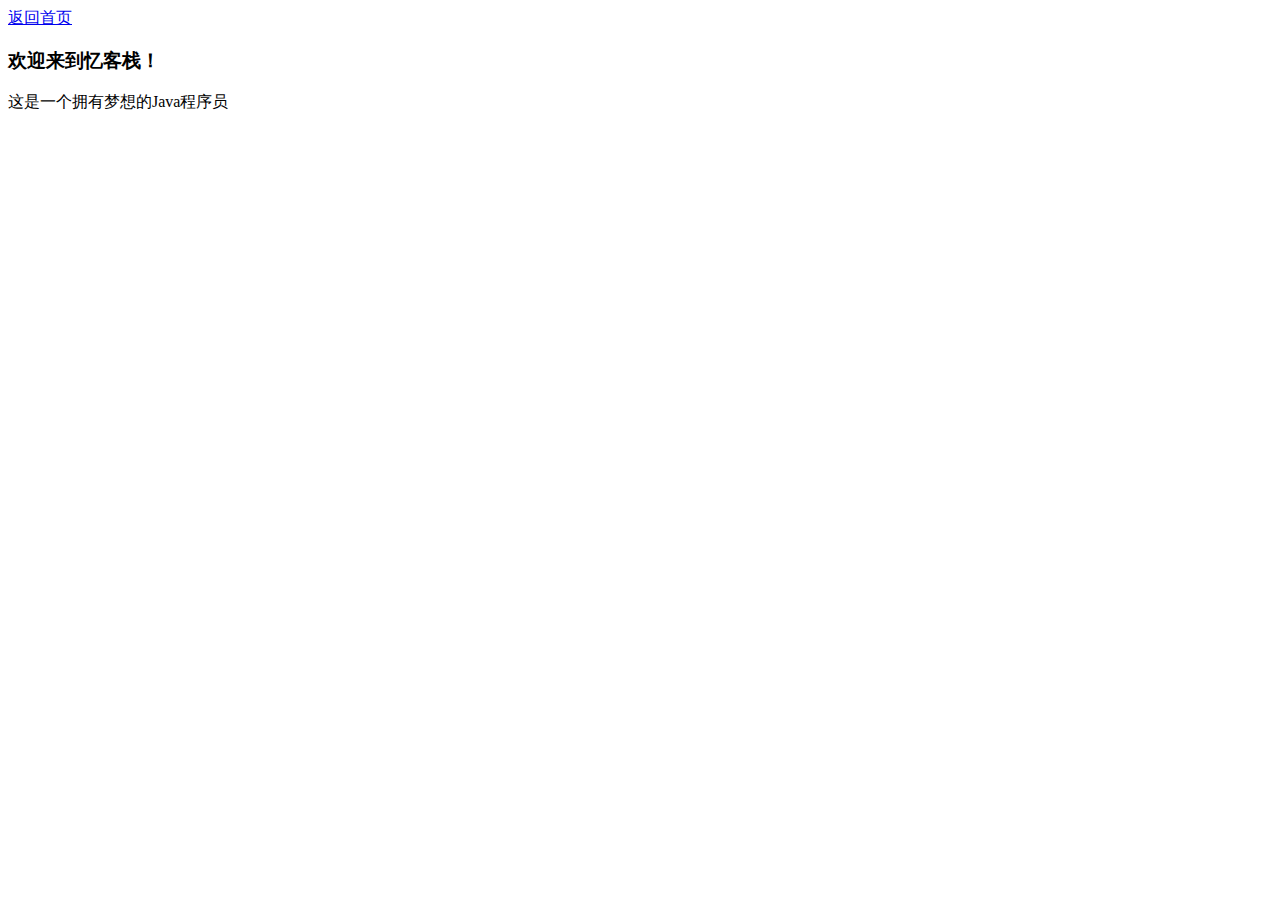
<file: about.html>
<!DOCTYPE html>
<html lang="en">
<head>
    <meta charset="UTF-8">
    <meta http-equiv="X-UA-Compatible" content="IE=edge">
    <meta name="viewport" content="width=device-width, initial-scale=1.0">
    <title>关于我</title>
</head>
<body>
    <div class="sy">
        <a href="index.html">返回首页</a>
    </div>
    <h3>欢迎来到忆客栈！</h3>
    <p>这是一个拥有梦想的Java程序员</p>
</body>
</html>
</file>
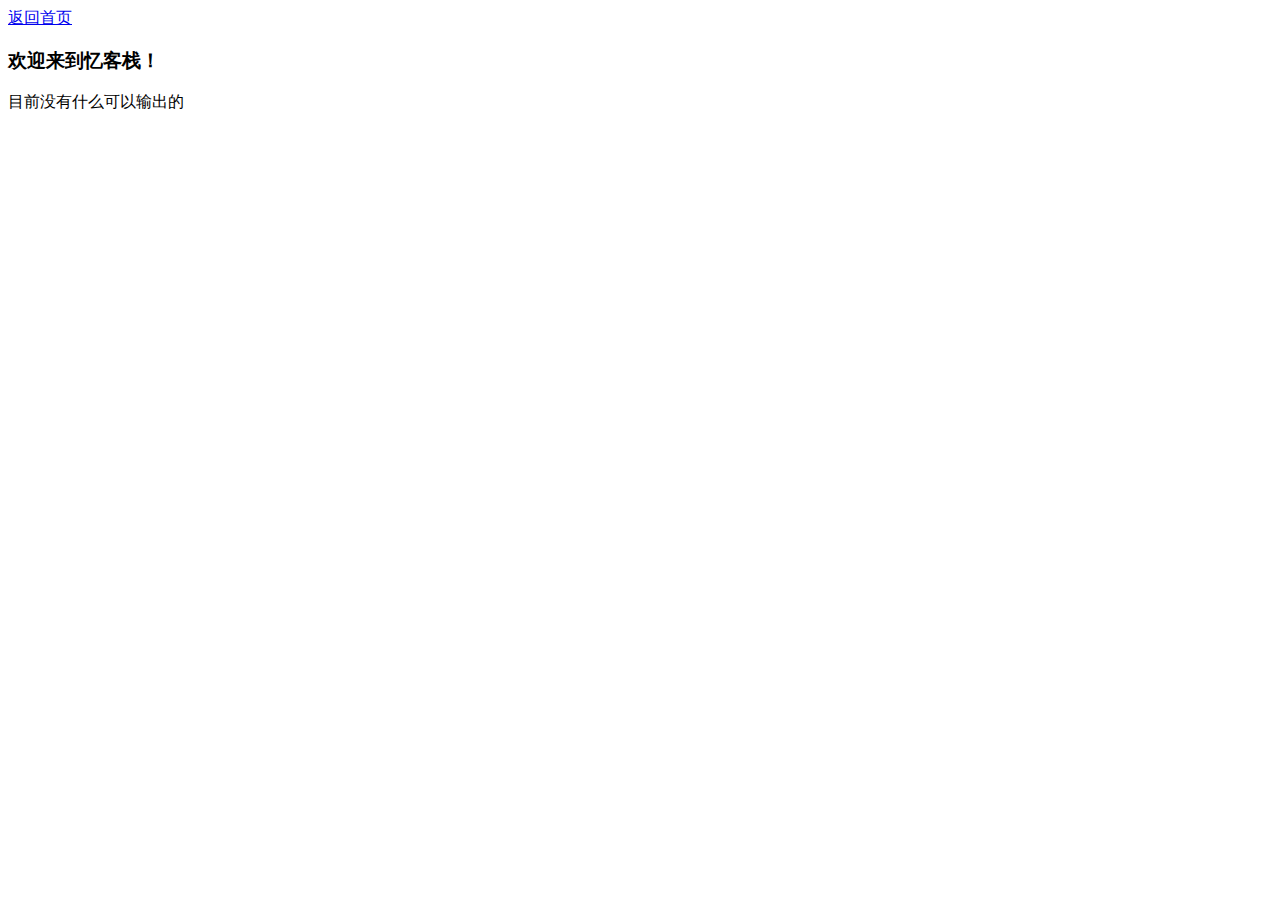
<file: share.html>
<!DOCTYPE html>
<html lang="en">
<head>
    <meta charset="UTF-8">
    <meta http-equiv="X-UA-Compatible" content="IE=edge">
    <meta name="viewport" content="width=device-width, initial-scale=1.0">
    <title>日常分享</title>
</head>
<body>
    <div class="sy">
        <a href="index.html">返回首页</a>
    </div>
    <h3>欢迎来到忆客栈！</h3>
    <p>目前没有什么可以输出的</p>
</body>
</html>
</file>
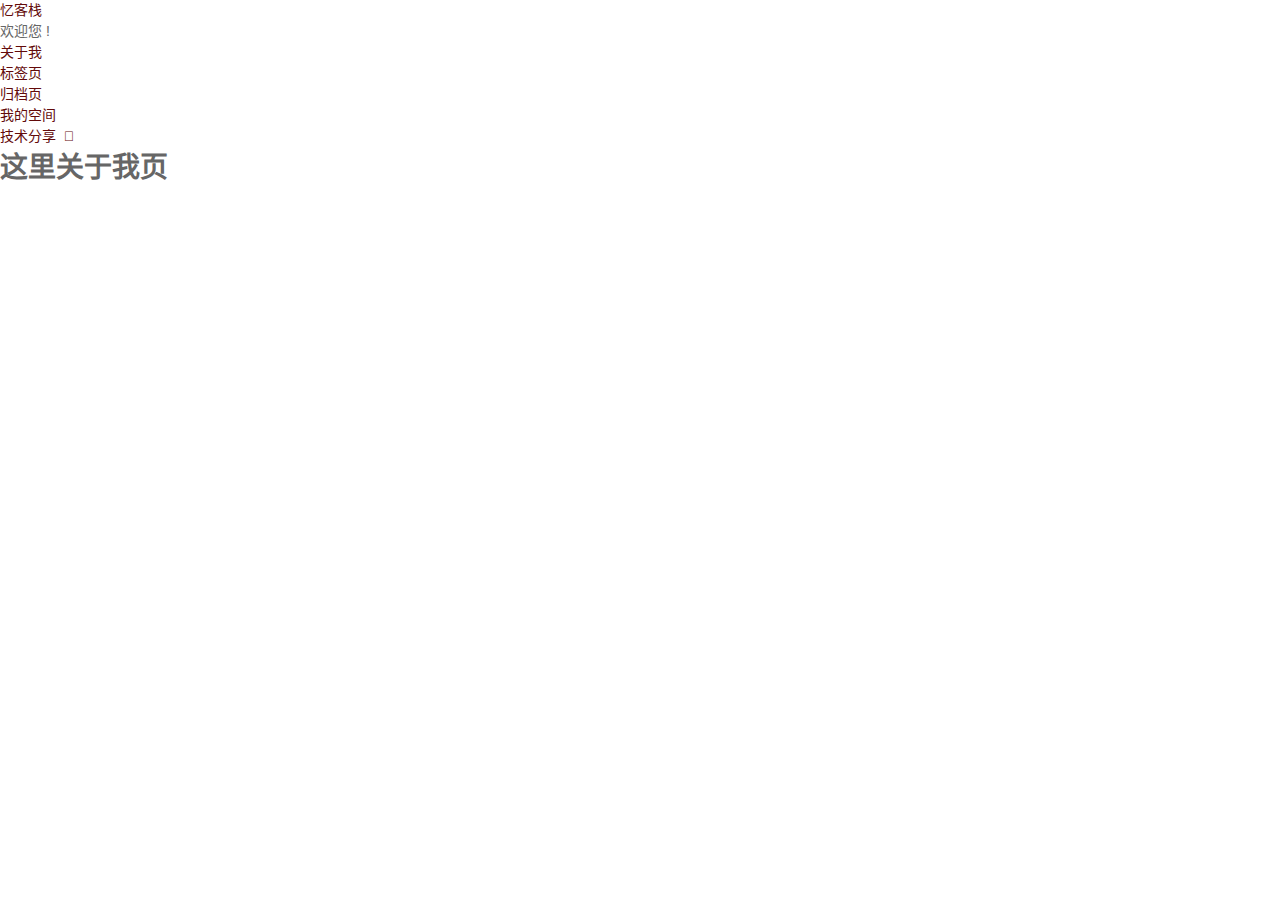
<file: blogPage/about.html>
<!DOCTYPE html>
<html lang="zh-CN">
<head>
    <meta charset="UTF-8">
    <meta http-equiv="X-UA-Compatible" content="IE=edge">
    <meta name="viewport" content="width=device-width, initial-scale=1.0">
    <title>关于我</title>
    <!-- 引入我们的初始化样式文件 -->
    <link rel="stylesheet" href="../css/base.css">
    <!-- 引入我们的公共样式表 -->
    <link rel="stylesheet" href="../css/common.css">
</head>
<body>
    <!-- 快捷导航模块start -->
    <section class="shortcut">
        <!-- 需要一个版心 -->
        <div class="w">
            <!-- shortcut 左侧模块 -->
            <div class="fl">
                <ul>
                    <li><a href="../index.html" class="logname">忆客栈&nbsp;</a></li>
                    <li>欢迎您 !</li>
                </ul>
            </div>
            <!-- shortcut 右侧模块 -->
            <div class="fr">
                <ul>
                    <li><a href="about.html">关于我</a></li>
                    <li><a href="tag.html">标签页</a></li>
                    <li><a href="file.html">归档页</a></li>
                    <li><a href="myspace.html">我的空间</a></li>
                    <li><a href="share.html">技术分享 &nbsp;<i class="iconfont">&#xe6b8;</i></a></li>
                </ul>
            </div>
        </div>
    </section>
    <h1>这里关于我页</h1>
</body>
</html>
</file>
<file: css/index.css>
html {
    font-family: Arial;
    /* background-color: aqua; */
    background-image: linear-gradient(to bottom,
    rgb(158, 158, 245),
    rgb(163, 206, 241),
    rgb(180, 232, 191),
    rgb(163, 206, 241),
    rgb(158, 158, 245)
    );
}

/* 创建三列 */
/* Left column */
.artical-type-box {
    float: left;
    width: 15%;
}
.leftcolumn {
    float: left;
    width: 63%;
    padding-left: 10px;
}

/* 右侧栏 */
.rightcolumn {
    float: left;
    width: 22%;
    padding-left: 10px;
}

/* 文章目录模块 */

.blank-box {
    /* height: 2000px; */
    background-color: rgb(162, 201, 241,0.1);
}
.artical-type-nav {
    position: sticky;
    top: 0;
}
.artical-type-nav .card ul li {
    margin-top: 10px;

}

/* 文章模板模块 */
.artical h3 {
    padding-bottom: 5px;
    border-bottom: 1px solid rgb(17, 68, 236);
}
.artical p {
    font-family: 'Hiragino Sans GB';
}
.artical img {
    width: 100%;
    height: 300px;
    margin-top: 20px;
}
.author {
    margin-top: 20px;
    font-size: 10px;
    color: blue;
}
.author span {
    padding-right: 20px;
}
/* 关于我模块 */
.about-me {

    height: 200px;
    text-align: center;
}
.about-me h3 {
    margin: 10px 0;
}
.about-me p {
    color: rgb(141, 11, 247);
}
.about-me img {
    width: 100px;
    height: 100px;
    border-radius: 50px;
}

/* 时间模块 */
.time-box {
    text-align: center;
}
.time-box h3 {
    margin-bottom: 5px;
    font-size: 15px;
    color: rgb(143, 88, 233);
}
.time-box span {
    font-size: 5px;
    color: rgb(248, 9, 9);
}

/* 待定模块 */

.artical-list ul li  {
    margin-top: 10px;
}
.artical-list ul li p {
    color: blueviolet;
}
.artical-list-blank {
    background-color: rgb(162, 201, 241,0.1);
}

/* 返回顶部按钮 */
.back-to-top {
    position: fixed;
    bottom: 0px;
    right: 0px;
    width: 100px;
    height: 30px;
    background-color: rgba(182, 132, 235,.1);
    text-align: center;
    border-radius: 10px;
    line-height: 30px;
}
.back-to-top a {
    color: rgb(53, 6, 6);
}
.back-to-top:hover {
    background-color: rgba(0,0,0,.1);
}
.back-to-top:hover a {
    color:rgb(142, 36, 240);
}

/* 脚部模块 */
.footer {

    overflow: hidden;
    height: 60px;/*脚部的高度*/
    width: 1200px;
    background-color: rgba(231, 226, 226,.2);
    padding: 10px;
    text-align: center;
    border-radius: 0 0 10px 10px;
}
</file>
<file: css/common.css>
/* 格式化 */
div,span,a,ul,li,h1,h3,h4,p,body,button,html,input,img{
    box-sizing: border-box;
    list-style: none;
    padding: 0;
    margin: 0;
}
body, button, input, select, textarea {
    font:12px/1.5tahoma, arial, \5b8b\4f53; 
}
a {
    text-decoration: none;
    color: rgb(99, 10, 10);
}

/* 列后面清除浮动 */
.row:after {
    content: "";
    display: table;
    clear: both;
}
/* 版心居中 */
.container {
    width: 1200px;
    margin: 0 auto;
}
/* 文章卡片效果 */
.card {
    background-color: rgba(255, 255, 255,.3);
    padding: 20px;
    margin: 10px 0;
    border-radius: 10px;
}
/* 导航条 */
.topnav {
    overflow: hidden;
    background-color:rgba(231, 226, 226,.3);
    border-radius: 10px 10px 0 0;
}

/* 导航条链接 */
.topnav ul li {
    float: right;
}
.topnav #logo-box {
    margin-top: 5px;
    float: left;
    display: block;
    width: 100px;
    height: 30px;
}
.topnav #logo-box img {
    width: 100%;
    height: 100%;
}
.topnav ul li a {
    padding: 0 10px;
}

.topnav ul li input {
    outline: none;
    height: 20px;
    border-radius: 10px;
    padding-left: 10px;
    border: none;
    background-color: rgb(255, 255, 255,0.3);
}
.topnav ul li input:focus {
    color: rgb(161, 111, 243);
    box-shadow: 1px 1px 5px rgb(135, 112, 238);
}
.topnav ul li  {
    padding: 10px 20px; 
    text-align: center;
}
.topnav ul li a{
    color: rgb(246, 246, 246);
}


/* 导航链接颜色修改 */
/* .topnav li:hover {
    background-color: rgba(212, 193, 241, 0.3);
    color: rgb(41, 8, 8);
    box-shadow: 1px 1px 5px rgb(72, 186, 227);
} */
</file>
<file: css/base.css>
/* 初始化样式 */

/* 把我们所有标签的内外边距清零 */
body,
ol,
ul,
h1,
h2,
h3,
h4,
h5,
h6,
p,
th,
td,
dl,
dd,
div,
form,
fieldset,
legend,
input,
textarea,
select,
figure,
figcaption {
    margin: 0;
    padding: 0;
    box-sizing: border-box;
}

/* em 和 i 斜体的文字不倾斜 */
em,
i {
    font-style: normal
}

/* 去掉li 的小圆点 */
li {
    list-style: none
}

img {
    /* border 0 照顾低版本浏览器 如果 图片外面包含了链接会有边框的问题 */
    border: 0;
    /* 取消图片底侧有空白缝隙的问题 */
    vertical-align: middle
}

button {
    /* 当我们鼠标经过button 按钮的时候，鼠标变成小手 */
    cursor: pointer
}

a {
    color: #666;
    text-decoration: none
}

a:hover {
    color: #c81623
}

button,
input {
    /* "\5B8B\4F53" 就是宋体的意思 这样浏览器兼容性比较好 */
    font-family: Microsoft YaHei, Heiti SC, tahoma, arial, Hiragino Sans GB, "\5B8B\4F53", sans-serif;
    /* 默认有灰色边框我们需要手动去掉 */
    border: 0;
    outline: none;
}

body {
    /* CSS3 抗锯齿形 让文字显示的更加清晰 */
    -webkit-font-smoothing: antialiased;
    background-color: #fff;
    font: 14px/1.5 Microsoft YaHei, Heiti SC, tahoma, arial, Hiragino Sans GB, "\5B8B\4F53", sans-serif;
    color: #666
}

.hide,
.none {
    display: none
}

/* 清除浮动 */
.clearfix:after {
    visibility: hidden;
    clear: both;
    display: block;
    content: ".";
    height: 0
}

.clearfix {
    *zoom: 1
}
</file>
<file: css/matery.css>
/*全局基础样式*/
/*小屏幕下(手机类)的样式*/
@media only screen and (max-width: 601px) {
    .container {
        width: 95%;
    }
}

/*中等屏幕下(平板类)的样式*/
@media only screen and (min-width: 600px) and (max-width: 992px) {
    .container {
        width: 90%;
    }
}

/*大屏幕下(桌面类)的样式*/
@media only screen and (min-width: 993px) {
    .container {
        width: 90%;
        max-width: 1125px;
    }

    .head-container {
        position: absolute;
        padding: 0 30px;
        width: 100%;
    }

    .post-container {
        width: 90%;
        margin: 0 auto;
        max-width: 1250px;
    }
}

body {
    background-color: #eaeaea;
    margin: 0;
    color: #34495e;
    overflow-x: hidden;
    overflow-y: auto;
}

h1 {
    margin: 48px 0 22px -5px;
    font-size: 2.0rem;
    font-weight: bold;
    line-height: 2.0rem;
}

h2 {
    margin: 42px 0 18px -5px;
    font-size: 1.8rem;
    font-weight: bold;
    line-height: 1.8rem;
}

h3 {
    margin: 38px 0 15px -4px;
    font-size: 1.6rem;
    font-weight: bold;
    line-height: 1.7rem;
}

h4 {
    margin: 32px 0 12px -4px;
    font-size: 1.45rem;
    font-weight: bold;
    line-height: 1.45rem;
}

h5 {
    margin: 28px 0 8px -4px;
    font-size: 1.2rem;
    font-weight: bold;
    line-height: 1.2rem;
}

h6 {
    margin: 22px 0 4px -4px;
    font-size: 1.1rem;
    line-height: 1.1rem;
}

p {
    font-size: 1rem;
    line-height: 1.5rem;
}

hr {
    margin: 20px 0;
    border: 0;
    border-top: 1px solid #ccc;
}

blockquote {
    border-left: 5px solid #42b983;
    padding: 1rem 0.8rem 0.2rem 0.8rem;
    color: #666;
    background-color: rgba(66, 185, 131, .1);
}

pre {
    padding: 2rem 1rem 1rem 3rem !important;
    border-radius: 0.35rem;
    tab-size: 4;
}

.code-area::after {
    content: " ";
    position: absolute;
    border-radius: 50%;
    background: #ff5f56;
    width: 12px;
    height: 12px;
    top: 0;
    left: 12px;
    margin-top: 12px;
    -webkit-box-shadow: 20px 0 #ffbd2e, 40px 0 #27c93f;
    box-shadow: 20px 0 #ffbd2e, 40px 0 #27c93f;
}

code {
    padding: 1px 5px;
    top: 13px !important;
    font-family: Inconsolata, Monaco, Consolas, 'Courier New', Courier, monospace;
    font-size: 0.91rem;
    color: #e96900;
    background-color: #f8f8f8;
    border-radius: 2px;
}

.code_copy {
    position: absolute;
    top: 0.7rem;
    right: 25px;
    z-index: 1;
    filter: invert(50%);
    cursor: pointer;
}

.codecopy_notice {
    position: absolute;
    top: 0.7rem;
    right: 6px;
    z-index: 1;
    filter: invert(50%);
    opacity: 0;
}

.code_lang {
    position: absolute;
    top: 1.2rem;
    right: 46px;
    line-height: 0;
    font-weight: bold;
    font-family: Consolas, Monaco, 'Andale Mono', 'Ubuntu Mono', monospace;
    z-index: 1;
    filter: invert(50%);
    cursor: pointer;
}

.code-expand {
    position: absolute;
    top: 4px;
    right: 0;
    filter: invert(50%);
    padding: 7px;
    z-index: 999 !important;
    cursor: pointer;
    transition: all .3s;
    transform: rotate(0deg);
}

.code-closed .code-expand {
    transform: rotate(-180deg) !important;
    transition: all .3s;
}

.code-closed pre::before {
    height: 0;
}

pre code {
    padding: 0;
    color: #e8eaf6;
    background-color: #272822;
}

/* 键盘 kbd 标签样式 */
kbd {
    margin: 0 3px;
    padding: 3px 5px;
    border-radius: 3px;
    border: 1px solid #b4b4b4;
    box-shadow: 0 1px 3px rgba(0, 0, 0, 0.25), 0 2px 1px 0 rgba(255, 255, 255, 0.6) inset;
    font-family: Consolas, Monaco, 'Andale Mono', 'Ubuntu Mono', monospace;
    font-size: 0.9rem;
    font-weight: 600;
    background-color: #f8f8f8;
    color: #34495e;
    line-height: 1.8rem;
    white-space: nowrap;
}

b,
strong {
    font-weight: bold;
}

dfn {
    font-style: italic;
}

small {
    font-size: 85%;
}

cite {
    font-style: normal;
}

mark {
    background-color: #fcf8e3;
    padding: .2em;
}

.card {
    border-radius: 10px;
    box-shadow: 0 15px 35px rgba(50, 50, 93, .1), 0 5px 15px rgba(0, 0, 0, .07) !important;
}

.card .card-image img {
    border-radius: 8px 8px 0 0;
    /* 修改文章列表图片填充样式为 cover 以覆盖整个区域而不会被缩放 */
    object-fit: cover;
}

.container .row {
    margin-bottom: 0;
}

.bg-color {
    background-image: linear-gradient(to right, #4cbf30 0%, #0f9d58 100%);
}

.text-color {
    color: #0f9d58 !important;
}

.white-color {
    color: #fff;
}

.progress-bar {
    height: 4px;
    position: fixed;
    bottom: 0;
    z-index: 300;
    background: linear-gradient(to right, #4cbf30 0%, #0f9d58 100%);
    opacity: 0.8;
}

.sidenav-overlay {
    z-index: 500;
}

.pd-header {
    margin-top: -64px;
}

header .side-nav {
    width: 240px;
    z-index: 999;
    box-shadow: 0 2px 5px 0 rgba(0, 0, 0, 0.16), 0 7px 10px 0 rgba(0, 0, 0, 0.12);
}

nav {
    box-shadow: 0 2px 5px 0 rgba(0, 0, 0, 0.16), 0 7px 10px 0 rgba(0, 0, 0, 0.12);
}

header .nav-transparent {
    background-color: transparent !important;
    background-image: none;
    box-shadow: none;
}

header nav .brand-span {
    font-size: 1.45rem;
}

header .brand-logo .logo-img {
    height: 45px;
    vertical-align: middle;
    padding-bottom: 6px;
}

header .brand-logo .logo-span {
    font-size: 1.6rem;
}

/*修改顶部 logo 的文字垂直对齐为 top，避免默认 middle 看起来偏下*/
header .brand-logo .waves-effect {
    vertical-align: top;
}

header .button-collapse i {
    font-size: 1.5rem;
}

header .side-nav .mobile-head {
    padding: 0 15px;
}

header .side-nav .mobile-head img {
    margin-top: 30px;
    width: 75px;
    height: 75px;
}

header .side-nav .mobile-head .logo-name {
    margin-top: -30px;
    padding-left: 10px;
    font-size: 1.5rem;
}

header .side-nav .mobile-head .logo-desc {
    margin-top: -10px;
    padding-left: 10px;
    padding-bottom: 10px;
    font-size: 0.8rem;
    line-height: 1.3rem;
    color: #e3e3e3;
}

header .side-nav .menu-list li {
    padding: 0;
    margin-left: -15px;
}

header .side-nav .menu-list a {
    height: 50px;
    line-height: 50px;
    color: #34495e !important;
}

.mobile-menu-list a i {
    margin-left: 8px !important;
    font-size: 1.16rem;
    color: #34495e !important;
}

header .side-nav .fa-fw {
    width: 3.3rem;
    text-align: left;
}

header .side-nav .social-link {
    position: absolute;
    bottom: 45px;
    padding-left: 15px;
}

.social-link a {
    font-size: 1.2rem;
    display: inline;
    padding: 0 12px;
}

.cover-btns {
    position: relative;
    top: 10vh;
    text-align: center;
}

.cover-btns a {
    margin: 10px 15px;
    padding: 0 35px;
    height: 45px;
    line-height: 45px;
    font-size: 1rem;
    color: #fff;
    border: 1px solid #fff;
    background-color: transparent;
    border-radius: 30px;
    box-shadow: none;
}

.cover-btns a:hover {
    border: 1px solid #f44336;
    background-color: #f44336;
    box-shadow: 0 14px 26px -12px rgba(233, 30, 99, 0.42),
    0 4px 23px 0 rgba(0, 0, 0, 0.12),
    0 8px 10px -5px rgba(233, 30, 99, 0.2);
}

.cover-btns a i {
    font-size: 1.1rem;
    padding-right: 5px;
}

.scroll-down {
    background: #333;
    margin: 100px auto;
    -webkit-animation: scroll-down 1.5s infinite;
    -moz-animation: scroll-down 1.5s infinite;
    -o-animation: scroll-down 1.5s infinite;
    animation: scroll-down 1.5s infinite;
}

@-moz-keyframes scroll-down {
    0% {
        opacity: 0.4;
        -ms-filter: "progid:DXImageTransform.Microsoft.Alpha(Opacity=40)";
        filter: alpha(opacity=40);
        top: 0;
    }

    50% {
        opacity: 1;
        -ms-filter: none;
        filter: none;
        top: -16px;
    }

    100% {
        opacity: 0.4;
        -ms-filter: "progid:DXImageTransform.Microsoft.Alpha(Opacity=40)";
        filter: alpha(opacity=40);
        top: 0;
    }
}

@-webkit-keyframes scroll-down {
    0% {
        opacity: 0.4;
        -ms-filter: "progid:DXImageTransform.Microsoft.Alpha(Opacity=40)";
        filter: alpha(opacity=40);
        top: 0;
    }

    50% {
        opacity: 1;
        -ms-filter: none;
        filter: none;
        top: -16px;
    }

    100% {
        opacity: 0.4;
        -ms-filter: "progid:DXImageTransform.Microsoft.Alpha(Opacity=40)";
        filter: alpha(opacity=40);
        top: 0;
    }
}

@-o-keyframes scroll-down {
    0% {
        opacity: 0.4;
        -ms-filter: "progid:DXImageTransform.Microsoft.Alpha(Opacity=40)";
        filter: alpha(opacity=40);
        top: 0;
    }

    50% {
        opacity: 1;
        -ms-filter: none;
        filter: none;
        top: -16px;
    }

    100% {
        opacity: 0.4;
        -ms-filter: "progid:DXImageTransform.Microsoft.Alpha(Opacity=40)";
        filter: alpha(opacity=40);
        top: 0;
    }
}

@keyframes scroll-down {
    0% {
        opacity: 0.4;
        -ms-filter: "progid:DXImageTransform.Microsoft.Alpha(Opacity=40)";
        filter: alpha(opacity=40);
        top: 0;
    }

    50% {
        opacity: 1;
        -ms-filter: none;
        filter: none;
        top: -16px;
    }

    100% {
        opacity: 0.4;
        -ms-filter: "progid:DXImageTransform.Microsoft.Alpha(Opacity=40)";
        filter: alpha(opacity=40);
        top: 0;
    }
}

.cover-social-link {
    position: relative;
    top: 23vh;
    width: 100%;
    text-align: center;
}

.cover-social-link a {
    padding: 0 15px;
    font-size: 1.35rem;
    color: #fff;
}

header .go-back {
    float: left;
    position: relative;
    padding-left: 5px;
    padding-right: 5px;
    z-index: 1;
    height: 56px;
}

header .go-back i {
    font-size: 1.6rem;
    font-weight: 200;
    line-height: 56px;
}

/* 背景图效果. */
.bg-cover {
    position: relative;
    display: flex;
    align-items: center;
    height: 60vh;
    padding: 0;
    border: 0;
    overflow: hidden;
    background-position: center center;
    background-size: cover;
    transform: translate3d(0px, 0px, 0px);
}

.index-cover {
    height: 100vh;
}

.post-cover {
    height: 40vh !important;
}

.bg-cover:after {
    -webkit-animation: rainbow 60s infinite;
    animation: rainbow 60s infinite;
}

.bg-cover:before,
.bg-cover:after {
    position: absolute;
    z-index: 1;
    width: 100%;
    height: 100%;
    display: block;
    left: 0;
    top: 0;
    content: "";
}

.bg-cover .container {
    position: relative;
    color: #fff;
    z-index: 2;
}

.bg-cover .title {
    font-size: 4rem;
    line-height: 1.2em;
    margin-bottom: 20px;
    position: relative;
}

.bg-cover .description {
    font-weight: 300;
    font-size: 1.25rem;
    line-height: 1.4em;
    color: #eee;
}

.bg-cover .post-title {
    margin: 0 auto;
    font-size: 2.5rem;
    font-weight: 400;
}

@-webkit-keyframes rainbow {

    0%,
    100% {
        background: rgba(156, 39, 176, 0.75);
        background: linear-gradient(45deg, rgba(156, 39, 176, 0.75) 0%, rgba(156, 39, 176, 0.65) 100%);
        background: -moz-linear-gradient(135deg, rgba(156, 39, 176, 0.75) 0%, rgba(156, 39, 176, 0.65) 100%);
        background: -webkit-linear-gradient(135deg, rgba(156, 39, 176, 0.75) 0%, rgba(156, 39, 176, 0.65) 100%);
    }

    16% {
        background: rgba(132, 13, 121, 0.75);
        background: linear-gradient(45deg, rgba(132, 13, 121, 0.75) 0%, rgba(132, 13, 121, 0.65) 100%);
        background: -moz-linear-gradient(135deg, rgba(132, 13, 121, 0.75) 0%, rgba(132, 13, 121, 0.65) 100%);
        background: -webkit-linear-gradient(135deg, rgba(132, 13, 121, 0.75) 0%, rgba(132, 13, 121, 0.65) 100%);
    }

    32% {
        background: rgba(239, 83, 80, 0.75);
        background: linear-gradient(45deg, rgba(239, 83, 80, 0.75) 0%, rgba(239, 83, 80, 0.65) 100%);
        background: -moz-linear-gradient(135deg, rgba(239, 83, 80, 0.75) 0%, rgba(239, 83, 80, 0.65) 100%);
        background: -webkit-linear-gradient(135deg, rgba(239, 83, 80, 0.75) 0%, rgba(239, 83, 80, 0.65) 100%);
    }

    48% {
        background: rgba(255, 87, 34, 0.75);
        background: linear-gradient(45deg, rgba(255, 87, 34, 0.75) 0%, rgba(255, 87, 34, 0.65) 100%);
        background: -moz-linear-gradient(135deg, rgba(255, 87, 34, 0.75) 0%, rgba(255, 87, 34, 0.65) 100%);
        background: -webkit-linear-gradient(135deg, rgba(255, 87, 34, 0.75) 0%, rgba(255, 87, 34, 0.65) 100%);
    }

    64% {
        background: rgba(255, 160, 0, 0.75);
        background: linear-gradient(45deg, rgba(255, 160, 0, 0.75) 0%, rgba(255, 160, 0, 0.65) 100%);
        background: -moz-linear-gradient(135deg, rgba(255, 160, 0, 0.75) 0%, rgba(255, 112, 66, 0.65) 100%);
        background: -webkit-linear-gradient(135deg, rgba(255, 160, 0, 0.75) 0%, rgba(255, 160, 0, 0.65) 100%);
    }

    80% {
        background: rgba(233, 30, 99, 0.75);
        background: linear-gradient(45deg, rgba(233, 30, 99, 0.75) 0%, rgba(233, 30, 99, 0.65) 100%);
        background: -moz-linear-gradient(135deg, rgba(233, 30, 99, 0.75) 0%, rgba(233, 30, 99, 0.65) 100%);
        background: -webkit-linear-gradient(135deg, rgba(2233, 30, 99, 0.75) 0%, rgba(233, 30, 99, 0.65) 100%);
    }
}

@keyframes rainbow {

    0%,
    100% {
        background: rgba(156, 39, 176, 0.75);
        background: linear-gradient(45deg, rgba(156, 39, 176, 0.75) 0%, rgba(156, 39, 176, 0.65) 100%);
        background: -moz-linear-gradient(135deg, rgba(156, 39, 176, 0.75) 0%, rgba(156, 39, 176, 0.65) 100%);
        background: -webkit-linear-gradient(135deg, rgba(156, 39, 176, 0.75) 0%, rgba(156, 39, 176, 0.65) 100%);
    }

    16% {
        background: rgba(132, 13, 121, 0.75);
        background: linear-gradient(45deg, rgba(132, 13, 121, 0.75) 0%, rgba(132, 13, 121, 0.65) 100%);
        background: -moz-linear-gradient(135deg, rgba(132, 13, 121, 0.75) 0%, rgba(132, 13, 121, 0.65) 100%);
        background: -webkit-linear-gradient(135deg, rgba(132, 13, 121, 0.75) 0%, rgba(132, 13, 121, 0.65) 100%);
    }

    32% {
        background: rgba(239, 83, 80, 0.75);
        background: linear-gradient(45deg, rgba(239, 83, 80, 0.75) 0%, rgba(239, 83, 80, 0.65) 100%);
        background: -moz-linear-gradient(135deg, rgba(239, 83, 80, 0.75) 0%, rgba(239, 83, 80, 0.65) 100%);
        background: -webkit-linear-gradient(135deg, rgba(239, 83, 80, 0.75) 0%, rgba(239, 83, 80, 0.65) 100%);
    }

    48% {
        background: rgba(255, 87, 34, 0.75);
        background: linear-gradient(45deg, rgba(255, 87, 34, 0.75) 0%, rgba(255, 87, 34, 0.65) 100%);
        background: -moz-linear-gradient(135deg, rgba(255, 87, 34, 0.75) 0%, rgba(255, 87, 34, 0.65) 100%);
        background: -webkit-linear-gradient(135deg, rgba(255, 87, 34, 0.75) 0%, rgba(255, 87, 34, 0.65) 100%);
    }

    64% {
        background: rgba(255, 160, 0, 0.75);
        background: linear-gradient(45deg, rgba(255, 160, 0, 0.75) 0%, rgba(255, 160, 0, 0.65) 100%);
        background: -moz-linear-gradient(135deg, rgba(255, 160, 0, 0.75) 0%, rgba(255, 112, 66, 0.65) 100%);
        background: -webkit-linear-gradient(135deg, rgba(255, 160, 0, 0.75) 0%, rgba(255, 160, 0, 0.65) 100%);
    }

    80% {
        background: rgba(233, 30, 99, 0.75);
        background: linear-gradient(45deg, rgba(233, 30, 99, 0.75) 0%, rgba(233, 30, 99, 0.65) 100%);
        background: -moz-linear-gradient(135deg, rgba(233, 30, 99, 0.75) 0%, rgba(233, 30, 99, 0.65) 100%);
        background: -webkit-linear-gradient(135deg, rgba(2233, 30, 99, 0.75) 0%, rgba(233, 30, 99, 0.65) 100%);
    }
}

.index-card {
    margin-top: -10px;
    padding-top: 20px;
}

.carousel-post .title {
    font-size: 2.6rem;
}

.dream {
    margin-top: 20px;
    margin-bottom: 40px;
}

.dream .title,
.music-player .title,
.video-player .title {
    margin-bottom: 20px;
    font-size: 2rem;
    font-weight: 700;
}

.dream .text {
    opacity: .6;
    font-size: 1.1rem;
}

.music-player,
.video-player {
    margin-top: 10px;
    margin-bottom: 50px;
}

.music,
.dplayer-video {
    box-shadow: 0 5px 20px 0 rgba(0, 0, 0, .2), 0 10px 20px -12px rgba(0, 0, 0, .5) !important;
}

#recommend-sections {
    margin-top: -30px;
    padding-top: 30px;
}

.index-card .card .card-content {
    padding: 20px 40px;
}

@media only screen and (min-width: 1418px) {
    .recommend {
        margin-top: 20px;
        padding: 0 0.75rem;
    }
}

@media only screen and (max-width: 601px) {
    .index-card .card .card-content {
        padding: 10px 10px;
    }
}

/*中等屏幕下(平板类)的样式*/
@media only screen and (min-width: 600px) and (max-width: 992px) {
    .index-card .card .card-content {
        padding: 20px 20px;
    }
}

.recommend .row .col {
    padding: 0 1.25rem;
}

.recommend .title {
    margin-top: 25px;
    margin-bottom: 25px;
    text-align: center;
    font-size: 1.8rem;
    font-weight: 700;
    line-height: 1.8rem;
}

.recommend .post-card:before {
    position: absolute;
    z-index: 0;
    width: 100%;
    height: 100%;
    display: block;
    left: 0;
    top: 0;
    content: "";
    background-color: rgba(0, 0, 0, .3);
    border-radius: 10px;
}

.recommend .post-card {
    position: relative;
    width: 100%;
    height: 300px;
    max-height: 300px;
    margin-bottom: 15px;
    margin-top: 15px;
    text-align: center;
    border: 0;
    border-radius: 10px;
    color: rgba(0, 0, 0, .87);
    background: #fff 50%;
    background-size: cover;
    box-shadow: 0 15px 35px rgba(50, 50, 93, .1), 0 5px 15px rgba(0, 0, 0, .07);
}

.recommend .post-card .post-body {
    position: relative;
    margin: 0 auto;
    padding: 1.8rem 1.25rem;
    z-index: 2;
}

.recommend .post-card .post-categories {
    margin: 10px auto;
}

.recommend .post-card .post-categories .category {
    padding: 0 8px;
    color: hsla(0, 0%, 100%, .7) !important;
    font-size: .75rem;
    font-weight: 500;
}

.recommend .post-card a {
    color: #fff;
}

.recommend .post-card .post-title {
    height: 48px;
    margin-top: 10px;
    margin-bottom: 5px;
}

.recommend .post-card .post-description {
    margin: 20px auto;
    max-width: 500px;
    height: 65px;
    max-height: 65px;
    font-size: 14px;
    color: hsla(0, 0%, 100%, .78) !important;
}

.recommend .post-card .read-more {
    height: 40px;
    margin: .6rem 1px;
    font-size: 0.9rem;
    font-weight: 400;
    line-height: 40px;
    color: #fff;
    border-radius: 30px;
    box-shadow: 0 2px 2px 0 rgba(244, 67, 54, .14), 0 3px 1px -2px rgba(244, 67, 54, .2), 0 1px 5px 0 rgba(244, 67, 54, .12);
}

.recommend .post-card .read-more .icon {
    font-size: 1.05rem;
    padding-right: 10px;
}

.archive-calendar {
    margin-top: -60px;
    max-width: 820px;
}

#post-calendar {
    width: 100%;
    height: 225px;
}

.settings-content {
    margin-top: -10px;
}

/*文章列表卡片各样式*/
#articles {
    margin-top: 10px;
    margin-bottom: 10px;
}

article a {
    margin-right: 0 !important;
    color: #525f7f;
    text-transform: none !important;
}

article a:hover {
    font-weight: bold;
    color: #42b983;
    text-decoration: underline;
}

.articles .row {
    margin-left: 0;
    margin-right: 0;
}

article .card {
    border-radius: 8px;
    overflow: hidden;
}

article .card-image {
    background-color: #222;
    border-radius: 8px;
}

article .card-image img {
    height: 220px;
    border-radius: 0.3rem;
    opacity: .7;
}

article .tag-image img {
    height: 220px;
}

article .card .card-content {
    padding: 15px 15px 12px 18px;
}

article .article-content .summary {
    padding-bottom: 2px;
    padding-left: 0;
    margin-bottom: 6px;
    word-break: break-all;
}

article .article-content .publish-author {
    float: right;
}

.publish-date .icon-date {
    padding-right: 5px;
}

.publish-author .icon-category {
    padding-left: 10px;
}

.article-content .publish-author .post-category {
    padding-left: 5px;
}

article .card .card-action {
    padding: 10px 15px 10px 18px;
    border-radius: 0 0 8px 8px !important;
}

article .article-tags .chip {
    margin: 2px;
    font-size: 0.8rem;
    font-weight: 400;
    height: 22px;
    line-height: 22px;
    color: #fff;
    border-radius: 10px;
}

.prev-next {
    margin-left: -0.75rem;
}

.prev-next .article-badge {
    min-width: 3rem;
    margin-top: 7px;
    padding: 3px 10px 3px 8px;
    text-align: center;
    font-size: 1rem;
    line-height: inherit;
    position: absolute;
    box-sizing: border-box;
    z-index: 200;
    background-color: #fff;
    font-weight: 500;
}

.prev-next .left-badge {
    border-radius: 8px 0 8px 0;
}

.prev-next .right-badge {
    border-radius: 0 8px 0 8px;
    right: 10px;
}

.paging {
    margin-bottom: 15px;
}

.paging .row {
    margin-left: 0;
    margin-right: 0;
}

.paging .page-info {
    font-size: 1.4rem;
    color: #888;
    padding-top: 1rem;
}

.paging i {
    font-size: 2.5rem;
}

.paging .disabled {
    background-color: #ccc !important;
}

.paging .disabled i {
    color: #999 !important;
}

/*文章详情样式*/
#artDetail {
    margin-top: -60px;
}

/* 修改小屏幕下文章详情table样式. */
@media only screen and (max-width: 550px) {
    #articleContent table {
        table-layout: fixed;
    }
}

@media only screen and (min-width: 1418px) {
    #artDetail {
        margin-top: -60px;
        padding: 0 0.75rem;
    }
}

#artDetail .card {
    box-shadow: 0 10px 35px 2px rgba(0, 0, 0, .15),
    0 5px 15px rgba(0, 0, 0, .07),
    0 2px 5px -5px rgba(0, 0, 0, .1) !important;
}

#artDetail .tag-cate {
    padding-bottom: 15px;
}

#artDetail a {
    margin-right: 0 !important;
    text-transform: none !important;
}

#artDetail .article-info {
    padding: 20px 30px 1px 40px;
    margin-bottom: -5px;
}

#artDetail .article-tag .chip {
    font-size: 1rem;
    font-weight: 400;
    height: 25px;
    line-height: 24px;
    color: #fff;
    border-radius: 15px;
    margin-right: 5px;
    margin-bottom: 2px;
}

#artDetail .tag_share .article-tag .chip {
    font-size: 1rem;
    font-weight: 400;
    height: 25px;
    line-height: 23px;
    border-radius: 15px;
    margin-right: 5px;
    margin-bottom: 2px;
    color: #42b983;
    background: #fff;
    border: 1px solid;
    transition: all 0.6s ease-in-out;
}

#artDetail .tag_share .article-tag .chip:hover {
    color: #fff;
    background: #42b983;
}

#artDetail .post-cate {
    float: right;
    color: #42b983;
}

#artDetail .post-cate a {
    padding-right: 5px;
    color: #42b983;
    font-weight: 500;
}

#artDetail .post-cate a:hover {
    text-decoration: underline;
}

#artDetail .post-info {
    color: #525f7f;
}

#artDetail .post-info .post-category {
    padding-right: 4px;
    color: #525f7f;
}

#artDetail .post-info .post-category:hover {
    font-weight: bold;
    color: #42b983;
    text-decoration: underline;
}

#artDetail .post-info .post-date {
    color: #525f7f;
}

#artDetail .post-info .post-word-count {
    margin-left: 15px;
}

#artDetail .post-info .post-read {
    margin-left: 15px;
    color: #525f7f;
}

#artDetail .article-card-content {
    padding: 0 15px 20px 18px;
}

@media only screen and (max-width: 601px) {
    #artDetail .article-info {
        padding: 15px 15px 1px 15px;
        margin-bottom: -5px;
    }
}

@media only screen and (min-width: 600px) and (max-width: 992px) {
    #artDetail .article-card-content {
        padding: 0 30px 20px 32px;
    }

    #artDetail .article-info {
        padding: 15px 20px 0 28px;
        margin-bottom: -5px;
    }
}

@media only screen and (min-width: 993px) {
    #artDetail .article-card-content {
        padding: 0 50px 20px 50px;
    }
}

#artDetail .reprint {
    margin: 15px 0 0.4rem;
    padding: 0.5rem 0.8rem;
    border: 1px solid #eee;
    line-height: 2;
    transition: box-shadow 0.3s ease-in-out
}

#artDetail .reprint-info {
    word-break: break-word;
}

#artDetail .reprint:hover {
    box-shadow: 0 0 10px 0 rgba(232, 237, 250, .6), 0 4px 8px 0 rgba(232, 237, 250, .5)
}

#artDetail .reprint a {
    font-size: 1.05rem;
    color: #42b983;
    font-weight: 500;
}

#articleContent p {
    margin: 2px 2px 10px;
    font-size: 1.05rem;
    line-height: 1.85rem;
}

#articleContent blockquote p {
    text-indent: 0.2rem;
}

#articleContent a {
    padding: 0 2px;
    color: #42b983;
    font-weight: 500;
    text-decoration: underline;
    word-wrap: break-word;
}

#articleContent .img-item {
    text-align: center;
}

#articleContent img {
    max-width: 100%;
    height: auto;
    cursor: pointer;
}

#articleContent video {
    display: block;
    margin: 30px auto;
    box-shadow: 0 5px 35px 0 rgba(0, 0, 0, .2), 0 10px 35px -11px rgba(0, 0, 0, .6);
    cursor: pointer;
}

#articleContent ol,
#articleContent ul {
    display: block;
    padding-left: 2em !important;
    word-spacing: 0.05rem;
}

#articleContent ul li,
#articleContent ol li {
    display: list-item;
    line-height: 1.8rem;
    font-size: 1rem;
}

#articleContent ul li {
    list-style-type: disc;
}

#articleContent ul ul li {
    list-style-type: circle;
}

#articleContent table {
    width: 100%;
    display: block;
    border-collapse: collapse;
    border-spacing: 0;
    overflow: auto;
}

/**
#articleContent table,
th,
td {
    padding: 12px 13px;
    border: 1px solid #dfe2e5;
}
**/

table tr:nth-child(2n),
thead {
    background-color: #fafafa;
}

#articleContent table th {
    background-color: #f2f2f2;
    min-width: 80px;
    border: 1px solid #dfe2e5;
    padding: 6px 6px;
}

#articleContent table td {
    min-width: 80px;
    border: 1px solid #dfe2e5;
    padding: 6px 6px;
}

#articleContent [type="checkbox"]:not(:checked),
[type="checkbox"]:checked {
    position: inherit;
    margin-left: -1.3rem;
    margin-right: 0.4rem;
    margin-top: -1px;
    vertical-align: middle;
    left: unset;
    visibility: visible;
}

@media only screen and (min-width: 600px) {
    #article-share .social-share a {
        margin-left: 15px !important;
    }
}

.chip-container {
    margin-top: -60px;
}

.chip-container .tag-title {
    margin-bottom: 10px;
    color: #3C4858;
    font-size: 1.75rem;
    font-weight: 400;
}

.chip-container .tag-chips {
    margin: 1rem auto 0.5rem;
    max-width: 850px;
    text-align: center;
}

.chip-container .tags-posts {
    margin-top: 20px;
}

.chip-container .chip-default {
    color: #34495e;
}

.chip-container .chip-active {
    color: #FFF !important;
    background: linear-gradient(to bottom right, #FF5E3A 0%, #FF2A68 100%) !important;
    box-shadow: 2px 5px 10px #aaa !important;
}

.chip-container .chip {
    margin: 10px 10px;
    padding: 19px 14px;
    display: inline-flex;
    line-height: 0;
    font-size: 1rem;
    font-weight: 500;
    border-radius: 5px;
    cursor: pointer;
    box-shadow: 0 3px 5px rgba(0, 0, 0, .12);
    z-index: 0;
}

.chip-container .chip:hover {
    color: #fff;
    background: linear-gradient(to right, #4cbf30 0%, #0f9d58 100%) !important;
}

.chip .tag-length {
    margin-left: 5px;
    margin-right: -2px;
    font-size: 0.5rem;
}

.chip-default .tag-length {
    color: #e91e63;
    margin-top: 1px;
}

.chip-active .tag-length {
    color: #fff;
}

/* archive page. */
#cd-timeline .year {
    position: relative;
    width: 80px;
    height: 80px;
    margin: 10px 0 50px -20px;
    padding: 21px 10px;
    background-color: #ff5722;
    color: #fff;
    font-size: 1.8rem;
    font-weight: 600;
}

#cd-timeline .year a {
    color: #fff;
}

#cd-timeline .month {
    position: relative;
    width: 60px;
    height: 60px;
    margin: 10px 0 30px -10px;
    padding: 14px 16px;
    background-color: #ef6c00;
    color: #fff;
    font-size: 1.7rem;
    font-weight: 600;
}

#cd-timeline .month a {
    color: #fff;
}

#cd-timeline .day {
    position: relative;
    padding: 8px 10px;
    background-color: #ffa726;
    color: #fff;
    font-size: 1.2rem;
    font-weight: 500;
}

#cd-timeline {
    /*width: 90%;*/
    max-width: 820px;
    position: relative;
    margin-top: 2rem;
    margin-bottom: 2rem;
}

#cd-timeline::before {
    /* this is the vertical line */
    content: '';
    position: absolute;
    top: 0;
    left: 18px;
    height: 100%;
    width: 4px;
    background: #0f9d58;
}

@media only screen and (min-width: 900px) {
    #cd-timeline {
        margin-top: 2rem;
        margin-bottom: 2rem;
    }

    #cd-timeline::before {
        left: 50%;
        margin-left: -2px;
    }

    #cd-timeline .year {
        margin: 10px 0 50px -40px;
        padding: 22px 11px;
    }

    #cd-timeline .month {
        margin: 10px 0 30px -30px;
        padding: 14px 16px;
    }
}

.cd-timeline-block {
    position: relative;
    margin: 1em 0;
}

.cd-timeline-block::after {
    clear: both;
    content: "";
    display: table;
}

.cd-timeline-block:first-child {
    margin-top: 0;
}

.cd-timeline-block:last-child {
    margin-bottom: 0;
}

@media only screen and (min-width: 870px) {
    .cd-timeline-block {
        margin: 1em 0;
    }

    .cd-timeline-block:first-child {
        margin-top: 0;
    }

    .cd-timeline-block:last-child {
        margin-bottom: 0;
    }
}

.cd-timeline-img {
    position: absolute;
    top: 0;
    left: 0;
    width: 40px;
    height: 40px;
    border-radius: 50%;
    box-shadow: 0 0 0 4px #ffffff, inset 0 2px 0 rgba(0, 0, 0, 0.08), 0 3px 0 4px rgba(0, 0, 0, 0.05);
}

@media only screen and (min-width: 900px) {
    .cd-timeline-img {
        width: 40px;
        height: 40px;
        left: 50%;
        margin-left: -20px;
        /* Force Hardware Acceleration in WebKit */
        -webkit-transform: translateZ(0);
        -webkit-backface-visibility: hidden;
    }

    .cssanimations .cd-timeline-img.is-hidden {
        visibility: hidden;
    }

    .cssanimations .cd-timeline-img.bounce-in {
        visibility: visible;
        -webkit-animation: cd-bounce-1 0.6s;
        -moz-animation: cd-bounce-1 0.6s;
        animation: cd-bounce-1 0.6s;
    }
}

.cd-timeline-content {
    position: relative;
    margin-top: -40px;
    margin-left: 60px;
    padding: 0;
    border-radius: 5px;
    background: #ffffff;
    box-shadow: 0 15px 35px rgba(50, 50, 93, .1), 0 5px 15px rgba(0, 0, 0, .07) !important;
}

.cd-timeline-content::after {
    clear: both;
    content: "";
    display: table;
}

.cd-timeline-content .card {
    margin: 0;
}

.cd-timeline-content::before {
    content: '';
    position: absolute;
    top: 18px !important;
    right: 100%;
    height: 0;
    width: 14px;
    margin-left: 2px;
    margin-right: 2px;
    border: 1px dashed #ffa726;
}

@media only screen and (min-width: 768px) {
    .cd-timeline-content h2 {
        font-size: 1.25rem;
    }

    .cd-timeline-content p {
        font-size: 1rem;
    }

    .cd-timeline-content .cd-read-more,
    .cd-timeline-content .cd-date {
        font-size: 0.875rem;
    }
}

@media only screen and (min-width: 900px) {
    .cd-timeline-content {
        margin-left: 0;
        padding: 0;
        width: 45%;

    }

    .cd-timeline-content::before {
        top: 24px;
        left: 100%;
    }

    .cd-timeline-content .cd-read-more {
        float: left;
    }

    .cd-timeline-block:nth-child(even) .cd-timeline-content {
        float: right;
    }

    .cd-timeline-block:nth-child(even) .cd-timeline-content::before {
        top: 24px;
        left: auto;
        right: 100%;
        border-color: #ffa726;
    }

    .cd-timeline-block:nth-child(even) .cd-timeline-content .cd-read-more {
        float: right;
    }

    .cssanimations .cd-timeline-content.is-hidden {
        visibility: hidden;
    }

    .cssanimations .cd-timeline-content.bounce-in {
        visibility: visible;
        -webkit-animation: cd-bounce-2 0.6s;
        -moz-animation: cd-bounce-2 0.6s;
        animation: cd-bounce-2 0.6s;
    }
}

/* about page styles. */

.about-container {
    width: 90%;
    max-width: 1225px;
    margin-top: -60px;
}

@media only screen and (max-width: 601px) {
    .about-container {
        width: 95%;
    }
}

.post-statis {
    text-align: center;
}

.post-statis .statis {
    display: inline-block;
    padding: 0.3rem 0.8rem;
    text-align: center;
    letter-spacing: .03rem;
}

.post-statis .statis .count {
    display: block;
    font-size: 1.3rem;
    font-weight: bold;
    text-decoration: underline;
}

.post-statis .statis .count a {
    color: #42b983;
}

.post-statis .statis .name {
    font-size: 0.9rem;
    color: #777;
}

#aboutme .social-link {
    margin: 0.5rem 0;
    text-align: center;
}

#aboutme .social-link a {
    display: inline-block;
    width: 2.3rem;
    height: 2.3rem;
    line-height: 2.2rem;
    margin: 0 0.5rem;
    padding: 0;
    color: #fff;
    border: 1px solid #0f9d58;
    background: radial-gradient(#4cbf30, #0f9d58);
    font-size: 0.9rem;
    border-radius: 50%;
    box-shadow: 0 4px 6px rgba(50, 50, 93, .21), 0 2px 3px rgba(0, 0, 0, .1);
}

.profile .avatar-img {
    max-width: 160px;
    width: 100%;
    margin: 0 auto;
    transform: translate3d(0, -65%, 0);
}

.profile .author {
    margin-top: -80px;
}

.profile .author .post-statis {
    margin: 0.5rem 0 1.4rem 0;
}

.profile .author .title {
    margin-bottom: 0.1rem;
    font-size: 1.8rem;
    font-weight: 500;
    color: #3C4858;
}

.profile .author .career {
    margin: 8px 0;
    font-size: 0.9rem;
    font-weight: 400;
    color: #777;
}

#aboutme .profile .social-link {
    margin: 1.5rem 0 0.8rem 0;
}

#aboutme .introduction {
    margin: 1.5rem auto 3rem;
    max-width: 600px;
    color: #999;
}

.post-charts,
.my-projects,
.my-skills,
.post-charts {
    padding: 3.8rem 1.5rem 0.8rem 1.5rem;
}

.post-charts,
.title,
.my-projects .title,
.my-skills .title,
.my-gallery .title {
    font-size: 2rem;
    margin-bottom: 2.25rem;
}

.my-projects .info {
    max-width: 360px;
    margin: 0 auto;
    padding: 1rem 0 1rem;
}

.my-projects .info .icon {
    display: inline-block;
    width: 76px;
    height: 76px;
    text-align: center;
    line-height: 76px;
    color: #fff;
    font-size: 1.75rem;
    border-radius: 50%;
}

.my-projects .info .info-title {
    margin: 1.25rem 0 0.875rem;
    font-size: 1.25rem;
    font-weight: 500;
    line-height: 1.5em;
}

.my-projects .info .info-title a {
    color: #34495e;
}

.my-projects .info .info-desc {
    margin: 0 0 10px;
    font-size: 0.9rem;
    color: #999;
}

.my-skills .skillbar {
    position: relative;
    display: block;
    max-width: 360px;
    margin: 15px auto;
    background: #eee;
    height: 30px;
    border-radius: 35px;
    -moz-border-radius: 35px;
    -webkit-border-radius: 35px;
    -webkit-transition: 0.4s linear;
    -moz-transition: 0.4s linear;
    -o-transition: 0.4s linear;
    transition: 0.4s linear;
    -webkit-transition-property: width, background-color;
    -moz-transition-property: width, background-color;
    -o-transition-property: width, background-color;
    transition-property: width, background-color;
}

.skillbar .skillbar-title {
    position: absolute;
    top: 0;
    left: 0;
    width: 110px;
    font-size: 0.9rem;
    color: #ffffff;
    border-radius: 35px;
    -webkit-border-radius: 35px;
    -moz-border-radius: 35px;
}

.skillbar .skillbar-title span {
    display: block;
    background: rgba(0, 0, 0, 0.15);
    padding: 0 20px;
    height: 30px;
    line-height: 30px;
    border-radius: 35px;
    -webkit-border-radius: 35px;
    -moz-border-radius: 35px;
}

.skillbar .skillbar-bar {
    height: 30px;
    width: 0;
    border-radius: 35px;
    -moz-border-radius: 35px;
    -webkit-border-radius: 35px;
}

.skillbar .skill-bar-percent {
    position: absolute;
    right: 10px;
    top: 0;
    font-size: 12px;
    height: 30px;
    line-height: 30px;
    color: #ffffff;
    color: rgba(0, 0, 0, 0.5);
}

.my-skills .other-skills {
    margin-top: 2rem;
}

.other-skills .sub-title {
    font-size: 1.5rem;
}

.other-skills .tag-chips {
    max-width: 600px;
}

.other-skills .chip {
    background-color: #fff;
    border: 1px solid #eee;
}

.other-skills .chip:hover {
    color: #fff;
    background: linear-gradient(to right, #4cbf30 0%, #0f9d58 100%);
    border: 1px solid #4cbf30;
    box-shadow: 0 5px 5px rgba(0, 0, 0, .25)
}

.my-gallery {
    margin: 4.5rem auto 1rem;
    padding: 0 1.2rem;
    max-width: 1100px;
}

.my-gallery .photo {
    margin: .5rem 0;
}

.my-gallery .photo img {
    width: 100%;
    height: 200px;
    border-radius: 10px;
    cursor: pointer;
}

/*尾部样式*/
footer {
    padding-bottom: 1px;
}

footer .social-statis {
    margin-top: 10px;
    position: relative;
}

footer a {
    color: #fff;
}

footer .copy-right {
    color: #dbdbdb;
}

/*搜索层样式*/
#searchIcon {
    font-size: 1.2rem;
}

#searchModal {
    min-height: 500px;
    width: 80%;
}

#searchModal .search-header .title {
    font-size: 1.6rem;
    color: #333;
}

#searchResult {
    margin: -15px 0 10px 10px;
}

p.search-result-summary{
    margin: 15px 0 0 -8px;
}

#searchResult .search-result-list {
    margin-left: -8px;
    margin-top: 0px;
    padding-left: 0;
    color: #666;
}

.search-result-list .search-result-title {
    font-size: 1.4rem;
    color: #42b983;
}

.search-result-list li {
    border-bottom: 1px solid #e5e5e5;
    padding: 15px 0 5px 0;
}

.search-result-list .search-keyword {
    margin: 0 2px;
    padding: 1px 5px 1px 4px;
    border-radius: 2px;
    background-color: #f2f2f2;
    color: #e96900;
    font-style: normal;
    white-space: pre-wrap;
}

/*回到顶部按钮样式*/
.top-scroll {
    display: none;
    position: fixed;
    right: 15px;
    bottom: 15px;
    padding-top: 15px;
    margin-bottom: 0;
    z-index: 998;
}

.top-scroll .btn-floating {
    background: linear-gradient(to bottom right, #FF5E3A 0%, #FF2A68 100%);
    width: 48px;
    height: 48px;
}

.top-scroll .btn-floating i {
    line-height: 48px;
    font-size: 1.8rem;
}

@media screen and (min-width: 368px) and (max-width: 767px) {
    .info-break-policy {
        word-break: keep-all;
        float: left;
        width: 50%;
    }
}

@media screen and (min-width: 768px) {
    .info-break-policy {
        word-break: keep-all;
        float: left;
        margin-right: 15px;
    }
}

@media screen and (max-width: 367px) {
    .info-break-policy {
        word-break: keep-all;
        float: left;
        width: 100%;
    }

    .custom-card {
        padding: 0 2px !important;
    }
}

.info-break-policy {
    margin-bottom: 8px;
}

.clearfix {
    clear: left;
}

.img-shadow {
    box-shadow: 0 5px 25px 0 rgba(0, 0, 0, .2), 0 10px 30px -11px rgba(0, 0, 0, .6)
}

.img-margin {
    margin: 25px auto 10px auto;
}

.caption {
    text-align: center;
    margin: 0 auto 15px auto;
}

.center-caption {
    color: #525f7f;
    padding: 5px;
    border-bottom: 1px solid #d9d9d9;
}

.lg-sub-html .center-caption {
    color: #fff !important;
    border-bottom: none;
}

.overflow-policy {
    overflow: hidden;
}

/* styles for '...' */
.block-with-text {
    /* hide text if it more than N lines  */
    overflow: hidden;
    /* for set '...' in absolute position */
    position: relative;
    /* use this value to count block height */
    line-height: 1.5em;
    /* max-height = line-height (1.2) * lines max number (3) */
    max-height: 4.5em;
    /* fix problem when last visible word doesn't adjoin right side  */
    text-align: justify;
    /* place for '...' */
    margin-right: -1em;
    padding-right: 1em;
}

/* create the ... style */
.block-with-text:before {
    /* points in the end */
    content: '...';
    /* absolute position */
    position: absolute;
    /* set position to right bottom corner of block */
    right: 0.2em;
    bottom: 0;
}

/* hide ... if we have text, which is less than or equal to max lines */
.block-with-text:after {
    /* points in the end */
    content: '';
    /* absolute position */
    position: absolute;
    /* set position to right bottom corner of text */
    right: 0;
    /* set width and height */
    width: 1em;
    height: 1em;
    /* fix the problem of hidden failure */
    margin-top: 0.4em;
    /* bg color = bg color under block */
    background: white;
}

/*二级菜单*/

.nav-menu {
}

.nav-menu li .sub-nav {
    position: absolute;
    top: 66px;
    list-style: none;
    margin-left: -20px;
    display: none;
}

.nav-menu li .sub-nav li {
    text-align: center;
    clear: left;
    width: 140px;
    height: 35px;
    line-height: 35px;
    position: relative;
}

.nav-menu li .sub-nav li a {
    height: 34px;
    line-height: 34px;
    width: 138px;
    padding: 0;
    display: inline-block;
    border-radius: 5px;
    color: #000;
}

.nav-show i[aria-hidden=true] {
    -webkit-transform: rotate(180deg) !important;
    -moz-transform: rotate(180deg) !important;
    -o-transform: rotate(180deg) !important;
    -ms-transform: rotate(180deg) !important;
    transform: rotate(180deg) !important;
    -webkit-transition: all .3s;
    -moz-transition: all .3s;
    -o-transition: all .3s;
    transition: all .3s;
}

.menus_item_child {
    background-color: rgba(255, 255, 255, .8);
    width: fit-content;
    border-radius: 10px;
    -webkit-box-shadow: 0 5px 20px -4px rgba(0, 0, 0, .5);
    box-shadow: 0 5px 20px -4px rgba(0, 0, 0, .5);
    display: none;
    opacity: 0.98;
    -ms-filter: none;
    filter: none;
    -webkit-animation: sub_menus .3s .1s ease both;
    -moz-animation: sub_menus .3s .1s ease both;
    -o-animation: sub_menus .3s .1s ease both;
    animation: sub_menus .3s .1s ease both;
}

.menus_item_child:before {
    content: "";
    position: absolute;
    top: -20px;
    left: 50%;
    margin-left: -10px;
    border-width: 10px;
    border-style: solid;
    border-color: transparent transparent rgba(255, 255, 255, .8)
}

.m-nav-item {
    position: relative;
}

.m-nav-item ul {
    display: none;
}

.m-nav-item ul li {
    width: 255px;
    height: 50px;
    line-height: 50px;
    text-align: center;
}

.m-nav-show .m-icon {
    -webkit-transform: rotate(90deg) !important;
    -moz-transform: rotate(90deg) !important;
    -o-transform: rotate(90deg) !important;
    -ms-transform: rotate(90deg) !important;
    transform: rotate(90deg) !important;
    -webkit-transition: all .3s;
    -moz-transition: all .3s;
    -o-transition: all .3s;
    transition: all .3s;
}

.m-nav-show,
.m-nav-item > a:hover {
    color: #FFF;
    background: rgba(255, 255, 255, .8);
}

.m-nav-show > a:before,
.m-nav-item > a:hover:before {
    opacity: 1;
}

.m-nav-item .m-icon {
    position: absolute;
    right: 15px;
    height: 50px;
    padding: 0;
    margin: 0;
}
</file>
<file: css/my.css>
/* Here is your custom css styles. */
</file>
<file: css/prism-tomorrow.css>
/**
 * prism.js tomorrow night eighties for JavaScript, CoffeeScript, CSS and HTML
 * Based on https://github.com/chriskempson/tomorrow-theme
 * @author Rose Pritchard
 */

code[class*="language-"],
pre[class*="language-"] {
	color: #ccc;
	background: none;
	font-family: Consolas, Monaco, 'Andale Mono', 'Ubuntu Mono', monospace;
	font-size: 1em;
	text-align: left;
	white-space: pre;
	word-spacing: normal;
	word-break: normal;
	word-wrap: normal;
	line-height: 1.5;

	-moz-tab-size: 4;
	-o-tab-size: 4;
	tab-size: 4;

	-webkit-hyphens: none;
	-moz-hyphens: none;
	-ms-hyphens: none;
	hyphens: none;

}

/* Code blocks */
pre[class*="language-"] {
	padding: 1em;
	margin: .5em 0;
	overflow: auto;
}

:not(pre) > code[class*="language-"],
pre[class*="language-"] {
	background: #2d2d2d;
}

/* Inline code */
:not(pre) > code[class*="language-"] {
	padding: .1em;
	border-radius: .3em;
	white-space: normal;
}

.token.comment,
.token.block-comment,
.token.prolog,
.token.doctype,
.token.cdata {
	color: #999;
}

.token.punctuation {
	color: #ccc;
}

.token.tag,
.token.attr-name,
.token.namespace,
.token.deleted {
	color: #e2777a;
}

.token.function-name {
	color: #6196cc;
}

.token.boolean,
.token.number,
.token.function {
	color: #f08d49;
}

.token.property,
.token.class-name,
.token.constant,
.token.symbol {
	color: #f8c555;
}

.token.selector,
.token.important,
.token.atrule,
.token.keyword,
.token.builtin {
	color: #cc99cd;
}

.token.string,
.token.char,
.token.attr-value,
.token.regex,
.token.variable {
	color: #7ec699;
}

.token.operator,
.token.entity,
.token.url {
	color: #67cdcc;
}

.token.important,
.token.bold {
	font-weight: bold;
}
.token.italic {
	font-style: italic;
}

.token.entity {
	cursor: help;
}

.token.inserted {
	color: green;
}
</file>
<file: libs/tocbot/tocbot.css>
.toc{overflow-y:auto}.toc>.toc-list{overflow:hidden;position:relative}.toc>.toc-list li{list-style:none}.toc-list{margin:0;padding-left:10px}a.toc-link{color:currentColor;height:100%}.is-collapsible{max-height:1000px;overflow:hidden;transition:all 300ms ease-in-out}.is-collapsed{max-height:0}.is-position-fixed{position:fixed !important;top:0}.is-active-link{font-weight:700}.toc-link::before{background-color:#EEE;content:' ';display:inline-block;height:inherit;left:0;margin-top:-1px;position:absolute;width:2px}.is-active-link::before{background-color:#54BC4B}
</file>
<file: libs/lightGallery/css/lightgallery.min.css>
@font-face{font-family:lg;src:url(../fonts/lg.ttf?22t19m) format("truetype"),url(../fonts/lg.woff?22t19m) format("woff"),url(../fonts/lg.svg?22t19m#lg) format("svg");font-weight:400;font-style:normal;font-display:block}.lg-icon{font-family:lg!important;speak:never;font-style:normal;font-weight:400;font-variant:normal;text-transform:none;line-height:1;-webkit-font-smoothing:antialiased;-moz-osx-font-smoothing:grayscale}.lg-actions .lg-next,.lg-actions .lg-prev{background-color:rgba(0,0,0,.45);border-radius:2px;color:#999;cursor:pointer;display:block;font-size:22px;margin-top:-10px;padding:8px 10px 9px;position:absolute;top:50%;z-index:1080;border:none;outline:0}.lg-actions .lg-next.disabled,.lg-actions .lg-prev.disabled{pointer-events:none;opacity:.5}.lg-actions .lg-next:hover,.lg-actions .lg-prev:hover{color:#FFF}.lg-actions .lg-next{right:20px}.lg-actions .lg-next:before{content:"\e095"}.lg-actions .lg-prev{left:20px}.lg-actions .lg-prev:after{content:"\e094"}@-webkit-keyframes lg-right-end{0%,100%{left:0}50%{left:-30px}}@-moz-keyframes lg-right-end{0%,100%{left:0}50%{left:-30px}}@-ms-keyframes lg-right-end{0%,100%{left:0}50%{left:-30px}}@keyframes lg-right-end{0%,100%{left:0}50%{left:-30px}}@-webkit-keyframes lg-left-end{0%,100%{left:0}50%{left:30px}}@-moz-keyframes lg-left-end{0%,100%{left:0}50%{left:30px}}@-ms-keyframes lg-left-end{0%,100%{left:0}50%{left:30px}}@keyframes lg-left-end{0%,100%{left:0}50%{left:30px}}.lg-outer.lg-right-end .lg-object{-webkit-animation:lg-right-end .3s;-o-animation:lg-right-end .3s;animation:lg-right-end .3s;position:relative}.lg-outer.lg-left-end .lg-object{-webkit-animation:lg-left-end .3s;-o-animation:lg-left-end .3s;animation:lg-left-end .3s;position:relative}.lg-toolbar{z-index:1082;left:0;position:absolute;top:0;width:100%;background-color:rgba(0,0,0,.45)}.lg-toolbar .lg-icon{color:#999;cursor:pointer;float:right;font-size:24px;height:47px;line-height:27px;padding:10px 0;text-align:center;width:50px;text-decoration:none!important;outline:0;background:0 0;border:none;box-shadow:none;-webkit-transition:color .2s linear;-o-transition:color .2s linear;transition:color .2s linear}.lg-toolbar .lg-icon:hover{color:#FFF}.lg-toolbar .lg-close:after{content:"\e070"}.lg-toolbar .lg-download:after{content:"\e0f2"}.lg-sub-html{background-color:rgba(0,0,0,.45);bottom:0;color:#EEE;font-size:16px;left:0;padding:10px 40px;position:fixed;right:0;text-align:center;z-index:1080}.lg-sub-html h4{margin:0;font-size:13px;font-weight:700}.lg-sub-html p{font-size:12px;margin:5px 0 0}#lg-counter{color:#999;display:inline-block;font-size:16px;padding-left:20px;padding-top:12px;vertical-align:middle}.lg-next,.lg-prev,.lg-toolbar{opacity:1;-webkit-transition:-webkit-transform .35s cubic-bezier(0,0,.25,1) 0s,opacity .35s cubic-bezier(0,0,.25,1) 0s,color .2s linear;-moz-transition:-moz-transform .35s cubic-bezier(0,0,.25,1) 0s,opacity .35s cubic-bezier(0,0,.25,1) 0s,color .2s linear;-o-transition:-o-transform .35s cubic-bezier(0,0,.25,1) 0s,opacity .35s cubic-bezier(0,0,.25,1) 0s,color .2s linear;transition:transform .35s cubic-bezier(0,0,.25,1) 0s,opacity .35s cubic-bezier(0,0,.25,1) 0s,color .2s linear}.lg-hide-items .lg-prev{opacity:0;-webkit-transform:translate3d(-10px,0,0);transform:translate3d(-10px,0,0)}.lg-hide-items .lg-next{opacity:0;-webkit-transform:translate3d(10px,0,0);transform:translate3d(10px,0,0)}.lg-hide-items .lg-toolbar{opacity:0;-webkit-transform:translate3d(0,-10px,0);transform:translate3d(0,-10px,0)}body:not(.lg-from-hash) .lg-outer.lg-start-zoom .lg-object{-webkit-transform:scale3d(.5,.5,.5);transform:scale3d(.5,.5,.5);opacity:0;-webkit-transition:-webkit-transform 250ms cubic-bezier(0,0,.25,1) 0s,opacity 250ms cubic-bezier(0,0,.25,1)!important;-moz-transition:-moz-transform 250ms cubic-bezier(0,0,.25,1) 0s,opacity 250ms cubic-bezier(0,0,.25,1)!important;-o-transition:-o-transform 250ms cubic-bezier(0,0,.25,1) 0s,opacity 250ms cubic-bezier(0,0,.25,1)!important;transition:transform 250ms cubic-bezier(0,0,.25,1) 0s,opacity 250ms cubic-bezier(0,0,.25,1)!important;-webkit-transform-origin:50% 50%;-moz-transform-origin:50% 50%;-ms-transform-origin:50% 50%;transform-origin:50% 50%}body:not(.lg-from-hash) .lg-outer.lg-start-zoom .lg-item.lg-complete .lg-object{-webkit-transform:scale3d(1,1,1);transform:scale3d(1,1,1);opacity:1}.lg-outer .lg-thumb-outer{background-color:#0D0A0A;bottom:0;position:absolute;width:100%;z-index:1080;max-height:350px;-webkit-transform:translate3d(0,100%,0);transform:translate3d(0,100%,0);-webkit-transition:-webkit-transform .25s cubic-bezier(0,0,.25,1) 0s;-moz-transition:-moz-transform .25s cubic-bezier(0,0,.25,1) 0s;-o-transition:-o-transform .25s cubic-bezier(0,0,.25,1) 0s;transition:transform .25s cubic-bezier(0,0,.25,1) 0s}.lg-outer .lg-thumb-outer.lg-grab .lg-thumb-item{cursor:-webkit-grab;cursor:-moz-grab;cursor:-o-grab;cursor:-ms-grab;cursor:grab}.lg-outer .lg-thumb-outer.lg-grabbing .lg-thumb-item{cursor:move;cursor:-webkit-grabbing;cursor:-moz-grabbing;cursor:-o-grabbing;cursor:-ms-grabbing;cursor:grabbing}.lg-outer .lg-thumb-outer.lg-dragging .lg-thumb{-webkit-transition-duration:0s!important;transition-duration:0s!important}.lg-outer.lg-thumb-open .lg-thumb-outer{-webkit-transform:translate3d(0,0,0);transform:translate3d(0,0,0)}.lg-outer .lg-thumb{padding:10px 0;height:100%;margin-bottom:-5px}.lg-outer .lg-thumb-item{cursor:pointer;float:left;overflow:hidden;height:100%;border:2px solid #FFF;border-radius:4px;margin-bottom:5px}@media (min-width:1025px){.lg-outer .lg-thumb-item{-webkit-transition:border-color .25s ease;-o-transition:border-color .25s ease;transition:border-color .25s ease}}.lg-outer .lg-thumb-item.active,.lg-outer .lg-thumb-item:hover{border-color:#a90707}.lg-outer .lg-thumb-item img{width:100%;height:100%;object-fit:cover}.lg-outer.lg-has-thumb .lg-item{padding-bottom:120px}.lg-outer.lg-can-toggle .lg-item{padding-bottom:0}.lg-outer.lg-pull-caption-up .lg-sub-html{-webkit-transition:bottom .25s ease;-o-transition:bottom .25s ease;transition:bottom .25s ease}.lg-outer.lg-pull-caption-up.lg-thumb-open .lg-sub-html{bottom:100px}.lg-outer .lg-toogle-thumb{background-color:#0D0A0A;border-radius:2px 2px 0 0;color:#999;cursor:pointer;font-size:24px;height:39px;line-height:27px;padding:5px 0;position:absolute;right:20px;text-align:center;top:-39px;width:50px;outline:0;border:none}.lg-outer .lg-toogle-thumb:after{content:"\e1ff"}.lg-outer .lg-toogle-thumb:hover{color:#FFF}.lg-outer .lg-video-cont{display:inline-block;vertical-align:middle;max-width:1140px;max-height:100%;width:100%;padding:0 5px}.lg-outer .lg-video{width:100%;height:0;padding-bottom:56.25%;overflow:hidden;position:relative}.lg-outer .lg-video .lg-object{display:inline-block;position:absolute;top:0;left:0;width:100%!important;height:100%!important}.lg-outer .lg-video .lg-video-play{width:84px;height:59px;position:absolute;left:50%;top:50%;margin-left:-42px;margin-top:-30px;z-index:1080;cursor:pointer}.lg-outer .lg-has-iframe .lg-video{-webkit-overflow-scrolling:touch;overflow:auto}.lg-outer .lg-has-vimeo .lg-video-play{background:url(../img/vimeo-play.png) no-repeat}.lg-outer .lg-has-vimeo:hover .lg-video-play{background:url(../img/vimeo-play.png) 0 -58px no-repeat}.lg-outer .lg-has-html5 .lg-video-play{background:url(../img/video-play.png) no-repeat;height:64px;margin-left:-32px;margin-top:-32px;width:64px;opacity:.8}.lg-outer .lg-has-html5:hover .lg-video-play{opacity:1}.lg-outer .lg-has-youtube .lg-video-play{background:url(../img/youtube-play.png) no-repeat}.lg-outer .lg-has-youtube:hover .lg-video-play{background:url(../img/youtube-play.png) 0 -60px no-repeat}.lg-outer .lg-video-object{width:100%!important;height:100%!important;position:absolute;top:0;left:0}.lg-outer .lg-has-video .lg-video-object{visibility:hidden}.lg-outer .lg-has-video.lg-video-playing .lg-object,.lg-outer .lg-has-video.lg-video-playing .lg-video-play{display:none}.lg-outer .lg-has-video.lg-video-playing .lg-video-object{visibility:visible}.lg-progress-bar{background-color:#333;height:5px;left:0;position:absolute;top:0;width:100%;z-index:1083;opacity:0;-webkit-transition:opacity 80ms ease 0s;-moz-transition:opacity 80ms ease 0s;-o-transition:opacity 80ms ease 0s;transition:opacity 80ms ease 0s}.lg-progress-bar .lg-progress{background-color:#a90707;height:5px;width:0}.lg-progress-bar.lg-start .lg-progress{width:100%}.lg-show-autoplay .lg-progress-bar{opacity:1}.lg-autoplay-button:after{content:"\e01d"}.lg-show-autoplay .lg-autoplay-button:after{content:"\e01a"}.lg-outer.lg-css3.lg-zoom-dragging .lg-item.lg-complete.lg-zoomable .lg-image,.lg-outer.lg-css3.lg-zoom-dragging .lg-item.lg-complete.lg-zoomable .lg-img-wrap{-webkit-transition-duration:0s;transition-duration:0s}.lg-outer.lg-use-transition-for-zoom .lg-item.lg-complete.lg-zoomable .lg-img-wrap{-webkit-transition:-webkit-transform .3s cubic-bezier(0,0,.25,1) 0s;-moz-transition:-moz-transform .3s cubic-bezier(0,0,.25,1) 0s;-o-transition:-o-transform .3s cubic-bezier(0,0,.25,1) 0s;transition:transform .3s cubic-bezier(0,0,.25,1) 0s}.lg-outer.lg-use-left-for-zoom .lg-item.lg-complete.lg-zoomable .lg-img-wrap{-webkit-transition:left .3s cubic-bezier(0,0,.25,1) 0s,top .3s cubic-bezier(0,0,.25,1) 0s;-moz-transition:left .3s cubic-bezier(0,0,.25,1) 0s,top .3s cubic-bezier(0,0,.25,1) 0s;-o-transition:left .3s cubic-bezier(0,0,.25,1) 0s,top .3s cubic-bezier(0,0,.25,1) 0s;transition:left .3s cubic-bezier(0,0,.25,1) 0s,top .3s cubic-bezier(0,0,.25,1) 0s}.lg-outer .lg-item.lg-complete.lg-zoomable .lg-img-wrap{-webkit-transform:translate3d(0,0,0);transform:translate3d(0,0,0);-webkit-backface-visibility:hidden;-moz-backface-visibility:hidden;backface-visibility:hidden}.lg-outer .lg-item.lg-complete.lg-zoomable .lg-image{-webkit-transform:scale3d(1,1,1);transform:scale3d(1,1,1);-webkit-transition:-webkit-transform .3s cubic-bezier(0,0,.25,1) 0s,opacity .15s!important;-moz-transition:-moz-transform .3s cubic-bezier(0,0,.25,1) 0s,opacity .15s!important;-o-transition:-o-transform .3s cubic-bezier(0,0,.25,1) 0s,opacity .15s!important;transition:transform .3s cubic-bezier(0,0,.25,1) 0s,opacity .15s!important;-webkit-transform-origin:0 0;-moz-transform-origin:0 0;-ms-transform-origin:0 0;transform-origin:0 0;-webkit-backface-visibility:hidden;-moz-backface-visibility:hidden;backface-visibility:hidden}#lg-zoom-in:after{content:"\e311"}#lg-actual-size{font-size:20px}#lg-actual-size:after{content:"\e033"}#lg-zoom-out{opacity:.5;pointer-events:none}#lg-zoom-out:after{content:"\e312"}.lg-zoomed #lg-zoom-out{opacity:1;pointer-events:auto}.lg-outer .lg-pager-outer{bottom:60px;left:0;position:absolute;right:0;text-align:center;z-index:1080;height:10px}.lg-outer .lg-pager-outer.lg-pager-hover .lg-pager-cont{overflow:visible}.lg-outer .lg-pager-cont{cursor:pointer;display:inline-block;overflow:hidden;position:relative;vertical-align:top;margin:0 5px}.lg-outer .lg-pager-cont:hover .lg-pager-thumb-cont{opacity:1;-webkit-transform:translate3d(0,0,0);transform:translate3d(0,0,0)}.lg-outer .lg-pager-cont.lg-pager-active .lg-pager{box-shadow:0 0 0 2px #fff inset}.lg-outer .lg-pager-thumb-cont{background-color:#fff;color:#FFF;bottom:100%;height:83px;left:0;margin-bottom:20px;margin-left:-60px;opacity:0;padding:5px;position:absolute;width:120px;border-radius:3px;-webkit-transition:opacity .15s ease 0s,-webkit-transform .15s ease 0s;-moz-transition:opacity .15s ease 0s,-moz-transform .15s ease 0s;-o-transition:opacity .15s ease 0s,-o-transform .15s ease 0s;transition:opacity .15s ease 0s,transform .15s ease 0s;-webkit-transform:translate3d(0,5px,0);transform:translate3d(0,5px,0)}.lg-outer .lg-pager-thumb-cont img{width:100%;height:100%}.lg-outer .lg-pager{background-color:rgba(255,255,255,.5);border-radius:50%;box-shadow:0 0 0 8px rgba(255,255,255,.7) inset;display:block;height:12px;-webkit-transition:box-shadow .3s ease 0s;-o-transition:box-shadow .3s ease 0s;transition:box-shadow .3s ease 0s;width:12px}.lg-outer .lg-pager:focus,.lg-outer .lg-pager:hover{box-shadow:0 0 0 8px #fff inset}.lg-outer .lg-caret{border-left:10px solid transparent;border-right:10px solid transparent;border-top:10px dashed;bottom:-10px;display:inline-block;height:0;left:50%;margin-left:-5px;position:absolute;vertical-align:middle;width:0}.lg-fullscreen:after{content:"\e20c"}.lg-fullscreen-on .lg-fullscreen:after{content:"\e20d"}.lg-outer #lg-dropdown-overlay{background-color:rgba(0,0,0,.25);bottom:0;cursor:default;left:0;position:fixed;right:0;top:0;z-index:1081;opacity:0;visibility:hidden;-webkit-transition:visibility 0s linear .18s,opacity .18s linear 0s;-o-transition:visibility 0s linear .18s,opacity .18s linear 0s;transition:visibility 0s linear .18s,opacity .18s linear 0s}.lg-outer.lg-dropdown-active #lg-dropdown-overlay,.lg-outer.lg-dropdown-active .lg-dropdown{-webkit-transition-delay:0s;transition-delay:0s;-moz-transform:translate3d(0,0,0);-o-transform:translate3d(0,0,0);-ms-transform:translate3d(0,0,0);-webkit-transform:translate3d(0,0,0);transform:translate3d(0,0,0);opacity:1;visibility:visible}.lg-outer.lg-dropdown-active #lg-share{color:#FFF}.lg-outer .lg-dropdown{background-color:#fff;border-radius:2px;font-size:14px;list-style-type:none;margin:0;padding:10px 0;position:absolute;right:0;text-align:left;top:50px;opacity:0;visibility:hidden;-moz-transform:translate3d(0,5px,0);-o-transform:translate3d(0,5px,0);-ms-transform:translate3d(0,5px,0);-webkit-transform:translate3d(0,5px,0);transform:translate3d(0,5px,0);-webkit-transition:-webkit-transform .18s linear 0s,visibility 0s linear .5s,opacity .18s linear 0s;-moz-transition:-moz-transform .18s linear 0s,visibility 0s linear .5s,opacity .18s linear 0s;-o-transition:-o-transform .18s linear 0s,visibility 0s linear .5s,opacity .18s linear 0s;transition:transform .18s linear 0s,visibility 0s linear .5s,opacity .18s linear 0s}.lg-outer .lg-dropdown:after{content:"";display:block;height:0;width:0;position:absolute;border:8px solid transparent;border-bottom-color:#FFF;right:16px;top:-16px}.lg-outer .lg-dropdown>li:last-child{margin-bottom:0}.lg-outer .lg-dropdown>li:hover .lg-icon,.lg-outer .lg-dropdown>li:hover a{color:#333}.lg-outer .lg-dropdown a{color:#333;display:block;white-space:pre;padding:4px 12px;font-family:"Open Sans","Helvetica Neue",Helvetica,Arial,sans-serif;font-size:12px}.lg-outer .lg-dropdown a:hover{background-color:rgba(0,0,0,.07)}.lg-outer .lg-dropdown .lg-dropdown-text{display:inline-block;line-height:1;margin-top:-3px;vertical-align:middle}.lg-outer .lg-dropdown .lg-icon{color:#333;display:inline-block;float:none;font-size:20px;height:auto;line-height:1;margin-right:8px;padding:0;vertical-align:middle;width:auto}.lg-outer,.lg-outer .lg,.lg-outer .lg-inner{height:100%;width:100%}.lg-outer #lg-share{position:relative}.lg-outer #lg-share:after{content:"\e80d"}.lg-outer #lg-share-facebook .lg-icon{color:#3b5998}.lg-outer #lg-share-facebook .lg-icon:after{content:"\e904"}.lg-outer #lg-share-twitter .lg-icon{color:#00aced}.lg-outer #lg-share-twitter .lg-icon:after{content:"\e907"}.lg-outer #lg-share-googleplus .lg-icon{color:#dd4b39}.lg-outer #lg-share-googleplus .lg-icon:after{content:"\e905"}.lg-outer #lg-share-pinterest .lg-icon{color:#cb2027}.lg-outer #lg-share-pinterest .lg-icon:after{content:"\e906"}.lg-outer .lg-img-rotate{position:absolute;padding:0 5px;left:0;right:0;top:0;bottom:0;-webkit-transition:-webkit-transform .3s cubic-bezier(.32,0,.67,0) 0s;-moz-transition:-moz-transform .3s cubic-bezier(.32,0,.67,0) 0s;-o-transition:-o-transform .3s cubic-bezier(.32,0,.67,0) 0s;transition:transform .3s cubic-bezier(.32,0,.67,0) 0s}.lg-rotate-left:after{content:"\e900"}.lg-rotate-right:after{content:"\e901"}.lg-icon.lg-flip-hor,.lg-icon.lg-flip-ver{font-size:26px}.lg-flip-ver:after{content:"\e903"}.lg-flip-hor:after{content:"\e902"}.lg-group:after{content:"";display:table;clear:both}.lg-outer{position:fixed;top:0;left:0;z-index:1050;text-align:left;opacity:0;outline:0;-webkit-transition:opacity .15s ease 0s;-o-transition:opacity .15s ease 0s;transition:opacity .15s ease 0s}.lg-outer *{-webkit-box-sizing:border-box;-moz-box-sizing:border-box;box-sizing:border-box}.lg-outer.lg-visible{opacity:1}.lg-outer.lg-css3 .lg-item.lg-current,.lg-outer.lg-css3 .lg-item.lg-next-slide,.lg-outer.lg-css3 .lg-item.lg-prev-slide{-webkit-transition-duration:inherit!important;transition-duration:inherit!important;-webkit-transition-timing-function:inherit!important;transition-timing-function:inherit!important}.lg-outer.lg-css3.lg-dragging .lg-item.lg-current,.lg-outer.lg-css3.lg-dragging .lg-item.lg-next-slide,.lg-outer.lg-css3.lg-dragging .lg-item.lg-prev-slide{-webkit-transition-duration:0s!important;transition-duration:0s!important;opacity:1}.lg-outer.lg-grab img.lg-object{cursor:-webkit-grab;cursor:-moz-grab;cursor:-o-grab;cursor:-ms-grab;cursor:grab}.lg-outer.lg-grabbing img.lg-object{cursor:move;cursor:-webkit-grabbing;cursor:-moz-grabbing;cursor:-o-grabbing;cursor:-ms-grabbing;cursor:grabbing}.lg-outer .lg{position:relative;overflow:hidden;margin-left:auto;margin-right:auto;max-width:100%;max-height:100%}.lg-outer .lg-inner{position:absolute;left:0;top:0;white-space:nowrap}.lg-outer .lg-item{background:url(../img/loading.gif) center center no-repeat;display:none!important}.lg-outer.lg-css .lg-current,.lg-outer.lg-css3 .lg-current,.lg-outer.lg-css3 .lg-next-slide,.lg-outer.lg-css3 .lg-prev-slide{display:inline-block!important}.lg-outer .lg-img-wrap,.lg-outer .lg-item{display:inline-block;text-align:center;position:absolute;width:100%;height:100%}.lg-outer .lg-img-wrap:before,.lg-outer .lg-item:before{content:"";display:inline-block;height:50%;width:1px;margin-right:-1px}.lg-outer .lg-img-wrap{position:absolute;padding:0 5px;left:0;right:0;top:0;bottom:0}.lg-outer .lg-item.lg-complete{background-image:none}.lg-outer .lg-item.lg-current{z-index:1060}.lg-outer .lg-image{display:inline-block;vertical-align:middle;max-width:100%;max-height:100%;width:auto!important;height:auto!important}.lg-outer.lg-show-after-load .lg-item .lg-object,.lg-outer.lg-show-after-load .lg-item .lg-video-play{opacity:0;-webkit-transition:opacity .15s ease 0s;-o-transition:opacity .15s ease 0s;transition:opacity .15s ease 0s}.lg-outer.lg-show-after-load .lg-item.lg-complete .lg-object,.lg-outer.lg-show-after-load .lg-item.lg-complete .lg-video-play{opacity:1}.lg-outer .lg-empty-html,.lg-outer.lg-hide-download #lg-download{display:none}.lg-backdrop{position:fixed;top:0;left:0;right:0;bottom:0;z-index:1040;background-color:#000;opacity:0;-webkit-transition:opacity .15s ease 0s;-o-transition:opacity .15s ease 0s;transition:opacity .15s ease 0s}.lg-backdrop.in{opacity:1}.lg-css3.lg-no-trans .lg-current,.lg-css3.lg-no-trans .lg-next-slide,.lg-css3.lg-no-trans .lg-prev-slide{-webkit-transition:none 0s ease 0s!important;-moz-transition:none 0s ease 0s!important;-o-transition:none 0s ease 0s!important;transition:none 0s ease 0s!important}.lg-css3.lg-use-css3 .lg-item,.lg-css3.lg-use-left .lg-item{-webkit-backface-visibility:hidden;-moz-backface-visibility:hidden;backface-visibility:hidden}.lg-css3.lg-fade .lg-item{opacity:0}.lg-css3.lg-fade .lg-item.lg-current{opacity:1}.lg-css3.lg-fade .lg-item.lg-current,.lg-css3.lg-fade .lg-item.lg-next-slide,.lg-css3.lg-fade .lg-item.lg-prev-slide{-webkit-transition:opacity .1s ease 0s;-moz-transition:opacity .1s ease 0s;-o-transition:opacity .1s ease 0s;transition:opacity .1s ease 0s}.lg-css3.lg-slide.lg-use-css3 .lg-item{opacity:0}.lg-css3.lg-slide.lg-use-css3 .lg-item.lg-prev-slide{-webkit-transform:translate3d(-100%,0,0);transform:translate3d(-100%,0,0)}.lg-css3.lg-slide.lg-use-css3 .lg-item.lg-next-slide{-webkit-transform:translate3d(100%,0,0);transform:translate3d(100%,0,0)}.lg-css3.lg-slide.lg-use-css3 .lg-item.lg-current{-webkit-transform:translate3d(0,0,0);transform:translate3d(0,0,0);opacity:1}.lg-css3.lg-slide.lg-use-css3 .lg-item.lg-current,.lg-css3.lg-slide.lg-use-css3 .lg-item.lg-next-slide,.lg-css3.lg-slide.lg-use-css3 .lg-item.lg-prev-slide{-webkit-transition:-webkit-transform 1s cubic-bezier(0,0,.25,1) 0s,opacity .1s ease 0s;-moz-transition:-moz-transform 1s cubic-bezier(0,0,.25,1) 0s,opacity .1s ease 0s;-o-transition:-o-transform 1s cubic-bezier(0,0,.25,1) 0s,opacity .1s ease 0s;transition:transform 1s cubic-bezier(0,0,.25,1) 0s,opacity .1s ease 0s}.lg-css3.lg-slide.lg-use-left .lg-item{opacity:0;position:absolute;left:0}.lg-css3.lg-slide.lg-use-left .lg-item.lg-prev-slide{left:-100%}.lg-css3.lg-slide.lg-use-left .lg-item.lg-next-slide{left:100%}.lg-css3.lg-slide.lg-use-left .lg-item.lg-current{left:0;opacity:1}.lg-css3.lg-slide.lg-use-left .lg-item.lg-current,.lg-css3.lg-slide.lg-use-left .lg-item.lg-next-slide,.lg-css3.lg-slide.lg-use-left .lg-item.lg-prev-slide{-webkit-transition:left 1s cubic-bezier(0,0,.25,1) 0s,opacity .1s ease 0s;-moz-transition:left 1s cubic-bezier(0,0,.25,1) 0s,opacity .1s ease 0s;-o-transition:left 1s cubic-bezier(0,0,.25,1) 0s,opacity .1s ease 0s;transition:left 1s cubic-bezier(0,0,.25,1) 0s,opacity .1s ease 0s}
</file>
<file: libs/share/css/share.min.css>
@font-face{font-family:"socialshare";src:url("../fonts/iconfont.eot");src:url("../fonts/iconfont.eot?#iefix") format("embedded-opentype"),url("../fonts/iconfont.woff") format("woff"),url("../fonts/iconfont.ttf") format("truetype"),url("../fonts/iconfont.svg#iconfont") format("svg")}.social-share{font-family:"socialshare" !important;font-size:16px;font-style:normal;-webkit-font-smoothing:antialiased;-webkit-text-stroke-width:0.2px;-moz-osx-font-smoothing:grayscale}.social-share *{font-family:"socialshare" !important}.social-share .icon-tencent:before{content:"\f07a"}.social-share .icon-qq:before{content:"\f11a"}.social-share .icon-weibo:before{content:"\f12a"}.social-share .icon-wechat:before{content:"\f09a"}.social-share .icon-douban:before{content:"\f10a"}.social-share .icon-heart:before{content:"\f20a"}.social-share .icon-like:before{content:"\f00a"}.social-share .icon-qzone:before{content:"\f08a"}.social-share .icon-linkedin:before{content:"\f01a"}.social-share .icon-diandian:before{content:"\f05a"}.social-share .icon-facebook:before{content:"\f03a"}.social-share .icon-google:before{content:"\f04a"}.social-share .icon-twitter:before{content:"\f06a"}.social-share a{position:relative;text-decoration:none;margin:4px;display:inline-block;outline:none}.social-share .social-share-icon{position:relative;display:inline-block;width:32px;height:32px;font-size:20px;border-radius:50%;line-height:32px;border:1px solid #666;color:#666;text-align:center;vertical-align:middle;transition:background 0.6s ease-out 0s}.social-share .social-share-icon:hover{background:#666;color:#fff}.social-share .icon-weibo{color:#ff763b;border-color:#ff763b}.social-share .icon-weibo:hover{background:#ff763b}.social-share .icon-tencent{color:#56b6e7;border-color:#56b6e7}.social-share .icon-tencent:hover{background:#56b6e7}.social-share .icon-qq{color:#56b6e7;border-color:#56b6e7}.social-share .icon-qq:hover{background:#56b6e7}.social-share .icon-qzone{color:#FDBE3D;border-color:#FDBE3D}.social-share .icon-qzone:hover{background:#FDBE3D}.social-share .icon-douban{color:#33b045;border-color:#33b045}.social-share .icon-douban:hover{background:#33b045}.social-share .icon-linkedin{color:#0077B5;border-color:#0077B5}.social-share .icon-linkedin:hover{background:#0077B5}.social-share .icon-facebook{color:#44619D;border-color:#44619D}.social-share .icon-facebook:hover{background:#44619D}.social-share .icon-google{color:#db4437;border-color:#db4437}.social-share .icon-google:hover{background:#db4437}.social-share .icon-twitter{color:#55acee;border-color:#55acee}.social-share .icon-twitter:hover{background:#55acee}.social-share .icon-diandian{color:#307DCA;border-color:#307DCA}.social-share .icon-diandian:hover{background:#307DCA}.social-share .icon-wechat{position:relative;color:#7bc549;border-color:#7bc549}.social-share .icon-wechat:hover{background:#7bc549}.social-share .icon-wechat .wechat-qrcode{display:none;border:1px solid #eee;position:absolute;z-index:9;top:-205px;left:-84px;width:200px;height:192px;color:#666;font-size:12px;text-align:center;background-color:#fff;box-shadow:0 2px 10px #aaa;transition:all 200ms;-webkit-tansition:all 350ms;-moz-transition:all 350ms}.social-share .icon-wechat .wechat-qrcode.bottom{top:40px;left:-84px}.social-share .icon-wechat .wechat-qrcode.bottom:after{display:none}.social-share .icon-wechat .wechat-qrcode h4{font-weight:normal;height:26px;line-height:26px;font-size:12px;background-color:#f3f3f3;margin:0;padding:0;color:#777}.social-share .icon-wechat .wechat-qrcode .qrcode{width:105px;margin:10px auto}.social-share .icon-wechat .wechat-qrcode .qrcode table{margin:0 !important}.social-share .icon-wechat .wechat-qrcode .help p{font-weight:normal;line-height:16px;padding:0;margin:0}.social-share .icon-wechat .wechat-qrcode:after{content:'';position:absolute;left:50%;margin-left:-6px;bottom:-13px;width:0;height:0;border-width:8px 6px 6px 6px;border-style:solid;border-color:#fff transparent transparent transparent}.social-share .icon-wechat:hover .wechat-qrcode{display:block}
</file>
<file: libs/aplayer/APlayer.min.css>
.aplayer{background:#fff;font-family:Arial,Helvetica,sans-serif;margin:5px;box-shadow:0 2px 2px 0 rgba(0,0,0,.07),0 1px 5px 0 rgba(0,0,0,.1);border-radius:2px;overflow:hidden;-webkit-user-select:none;-moz-user-select:none;-ms-user-select:none;user-select:none;line-height:normal;position:relative}.aplayer *{box-sizing:content-box}.aplayer svg{width:100%;height:100%}.aplayer svg circle,.aplayer svg path{fill:#fff}.aplayer.aplayer-withlist .aplayer-info{border-bottom:1px solid #e9e9e9}.aplayer.aplayer-withlist .aplayer-list{display:block}.aplayer.aplayer-withlist .aplayer-icon-order,.aplayer.aplayer-withlist .aplayer-info .aplayer-controller .aplayer-time .aplayer-icon.aplayer-icon-menu{display:inline}.aplayer.aplayer-withlrc .aplayer-pic{height:90px;width:90px}.aplayer.aplayer-withlrc .aplayer-info{margin-left:90px;height:90px;padding:10px 7px 0}.aplayer.aplayer-withlrc .aplayer-lrc{display:block}.aplayer.aplayer-narrow{width:66px}.aplayer.aplayer-narrow .aplayer-info,.aplayer.aplayer-narrow .aplayer-list{display:none}.aplayer.aplayer-narrow .aplayer-body,.aplayer.aplayer-narrow .aplayer-pic{height:66px;width:66px}.aplayer.aplayer-fixed{position:fixed;bottom:0;left:0;right:0;margin:0;z-index:99;overflow:visible;max-width:400px;box-shadow:none}.aplayer.aplayer-fixed .aplayer-list{margin-bottom:65px;border:1px solid #eee;border-bottom:none}.aplayer.aplayer-fixed .aplayer-body{position:fixed;bottom:0;left:0;right:0;margin:0;z-index:99;background:#fff;padding-right:18px;transition:all .3s ease;max-width:400px}.aplayer.aplayer-fixed .aplayer-lrc{display:block;position:fixed;bottom:10px;left:0;right:0;margin:0;z-index:98;pointer-events:none;text-shadow:-1px -1px 0 #fff}.aplayer.aplayer-fixed .aplayer-lrc:after,.aplayer.aplayer-fixed .aplayer-lrc:before{display:none}.aplayer.aplayer-fixed .aplayer-info{-webkit-transform:scaleX(1);transform:scaleX(1);-webkit-transform-origin:0 0;transform-origin:0 0;transition:all .3s ease;border-bottom:none;border-top:1px solid #e9e9e9}.aplayer.aplayer-fixed .aplayer-info .aplayer-music{width:calc(100% - 105px)}.aplayer.aplayer-fixed .aplayer-miniswitcher{display:block}.aplayer.aplayer-fixed.aplayer-narrow .aplayer-info{display:block;-webkit-transform:scaleX(0);transform:scaleX(0)}.aplayer.aplayer-fixed.aplayer-narrow .aplayer-body{width:66px!important}.aplayer.aplayer-fixed.aplayer-narrow .aplayer-miniswitcher .aplayer-icon{-webkit-transform:rotateY(0);transform:rotateY(0)}.aplayer.aplayer-fixed .aplayer-icon-back,.aplayer.aplayer-fixed .aplayer-icon-forward,.aplayer.aplayer-fixed .aplayer-icon-lrc,.aplayer.aplayer-fixed .aplayer-icon-play{display:inline-block}.aplayer.aplayer-fixed .aplayer-icon-back,.aplayer.aplayer-fixed .aplayer-icon-forward,.aplayer.aplayer-fixed .aplayer-icon-menu,.aplayer.aplayer-fixed .aplayer-icon-play{position:absolute;bottom:27px;width:20px;height:20px}.aplayer.aplayer-fixed .aplayer-icon-back{right:75px}.aplayer.aplayer-fixed .aplayer-icon-play{right:50px}.aplayer.aplayer-fixed .aplayer-icon-forward{right:25px}.aplayer.aplayer-fixed .aplayer-icon-menu{right:0}.aplayer.aplayer-arrow .aplayer-icon-loop,.aplayer.aplayer-arrow .aplayer-icon-order,.aplayer.aplayer-mobile .aplayer-icon-volume-down{display:none}.aplayer.aplayer-loading .aplayer-info .aplayer-controller .aplayer-loading-icon{display:block}.aplayer.aplayer-loading .aplayer-info .aplayer-controller .aplayer-bar-wrap .aplayer-bar .aplayer-played .aplayer-thumb{-webkit-transform:scale(1);transform:scale(1)}.aplayer .aplayer-body{position:relative}.aplayer .aplayer-icon{width:15px;height:15px;border:none;background-color:transparent;outline:none;cursor:pointer;opacity:.8;vertical-align:middle;padding:0;font-size:12px;margin:0;display:inline-block}.aplayer .aplayer-icon path{transition:all .2s ease-in-out}.aplayer .aplayer-icon-back,.aplayer .aplayer-icon-forward,.aplayer .aplayer-icon-lrc,.aplayer .aplayer-icon-order,.aplayer .aplayer-icon-play{display:none}.aplayer .aplayer-icon-lrc-inactivity svg{opacity:.4}.aplayer .aplayer-icon-forward{-webkit-transform:rotate(180deg);transform:rotate(180deg)}.aplayer .aplayer-lrc-content{display:none}.aplayer .aplayer-pic{position:relative;float:left;height:66px;width:66px;background-size:cover;background-position:50%;transition:all .3s ease;cursor:pointer}.aplayer .aplayer-pic:hover .aplayer-button{opacity:1}.aplayer .aplayer-pic .aplayer-button{position:absolute;border-radius:50%;opacity:.8;text-shadow:0 1px 1px rgba(0,0,0,.2);box-shadow:0 1px 1px rgba(0,0,0,.2);background:rgba(0,0,0,.2);transition:all .1s ease}.aplayer .aplayer-pic .aplayer-button path{fill:#fff}.aplayer .aplayer-pic .aplayer-hide{display:none}.aplayer .aplayer-pic .aplayer-play{width:26px;height:26px;border:2px solid #fff;bottom:50%;right:50%;margin:0 -15px -15px 0}.aplayer .aplayer-pic .aplayer-play svg{position:absolute;top:3px;left:4px;height:20px;width:20px}.aplayer .aplayer-pic .aplayer-pause{width:16px;height:16px;border:2px solid #fff;bottom:4px;right:4px}.aplayer .aplayer-pic .aplayer-pause svg{position:absolute;top:2px;left:2px;height:12px;width:12px}.aplayer .aplayer-info{margin-left:66px;padding:14px 7px 0 10px;height:66px;box-sizing:border-box}.aplayer .aplayer-info .aplayer-music{overflow:hidden;white-space:nowrap;text-overflow:ellipsis;margin:0 0 13px 5px;-webkit-user-select:text;-moz-user-select:text;-ms-user-select:text;user-select:text;cursor:default;padding-bottom:2px;height:20px}.aplayer .aplayer-info .aplayer-music .aplayer-title{font-size:14px}.aplayer .aplayer-info .aplayer-music .aplayer-author{font-size:12px;color:#666}.aplayer .aplayer-info .aplayer-controller{position:relative;display:flex}.aplayer .aplayer-info .aplayer-controller .aplayer-bar-wrap{margin:0 0 0 5px;padding:4px 0;cursor:pointer!important;flex:1}.aplayer .aplayer-info .aplayer-controller .aplayer-bar-wrap:hover .aplayer-bar .aplayer-played .aplayer-thumb{-webkit-transform:scale(1);transform:scale(1)}.aplayer .aplayer-info .aplayer-controller .aplayer-bar-wrap .aplayer-bar{position:relative;height:2px;width:100%;background:#cdcdcd}.aplayer .aplayer-info .aplayer-controller .aplayer-bar-wrap .aplayer-bar .aplayer-loaded{position:absolute;left:0;top:0;bottom:0;background:#aaa;height:2px;transition:all .5s ease}.aplayer .aplayer-info .aplayer-controller .aplayer-bar-wrap .aplayer-bar .aplayer-played{position:absolute;left:0;top:0;bottom:0;height:2px}.aplayer .aplayer-info .aplayer-controller .aplayer-bar-wrap .aplayer-bar .aplayer-played .aplayer-thumb{position:absolute;top:0;right:5px;margin-top:-4px;margin-right:-10px;height:10px;width:10px;border-radius:50%;cursor:pointer;transition:all .3s ease-in-out;-webkit-transform:scale(0);transform:scale(0)}.aplayer .aplayer-info .aplayer-controller .aplayer-time{position:relative;right:0;bottom:4px;height:17px;color:#999;font-size:11px;padding-left:7px}.aplayer .aplayer-info .aplayer-controller .aplayer-time .aplayer-time-inner{vertical-align:middle}.aplayer .aplayer-info .aplayer-controller .aplayer-time .aplayer-icon{cursor:pointer;transition:all .2s ease}.aplayer .aplayer-info .aplayer-controller .aplayer-time .aplayer-icon path{fill:#666}.aplayer .aplayer-info .aplayer-controller .aplayer-time .aplayer-icon.aplayer-icon-loop{margin-right:2px}.aplayer .aplayer-info .aplayer-controller .aplayer-time .aplayer-icon:hover path{fill:#000}.aplayer .aplayer-info .aplayer-controller .aplayer-time .aplayer-icon.aplayer-icon-menu,.aplayer .aplayer-info .aplayer-controller .aplayer-time.aplayer-time-narrow .aplayer-icon-menu,.aplayer .aplayer-info .aplayer-controller .aplayer-time.aplayer-time-narrow .aplayer-icon-mode{display:none}.aplayer .aplayer-info .aplayer-controller .aplayer-volume-wrap{position:relative;display:inline-block;margin-left:3px;cursor:pointer!important}.aplayer .aplayer-info .aplayer-controller .aplayer-volume-wrap:hover .aplayer-volume-bar-wrap{height:40px}.aplayer .aplayer-info .aplayer-controller .aplayer-volume-wrap .aplayer-volume-bar-wrap{position:absolute;bottom:15px;right:-3px;width:25px;height:0;z-index:99;overflow:hidden;transition:all .2s ease-in-out}.aplayer .aplayer-info .aplayer-controller .aplayer-volume-wrap .aplayer-volume-bar-wrap.aplayer-volume-bar-wrap-active{height:40px}.aplayer .aplayer-info .aplayer-controller .aplayer-volume-wrap .aplayer-volume-bar-wrap .aplayer-volume-bar{position:absolute;bottom:0;right:10px;width:5px;height:35px;background:#aaa;border-radius:2.5px;overflow:hidden}.aplayer .aplayer-info .aplayer-controller .aplayer-volume-wrap .aplayer-volume-bar-wrap .aplayer-volume-bar .aplayer-volume{position:absolute;bottom:0;right:0;width:5px;transition:all .1s ease}.aplayer .aplayer-info .aplayer-controller .aplayer-loading-icon{display:none}.aplayer .aplayer-info .aplayer-controller .aplayer-loading-icon svg{position:absolute;-webkit-animation:rotate 1s linear infinite;animation:rotate 1s linear infinite}.aplayer .aplayer-lrc{display:none;position:relative;height:30px;text-align:center;overflow:hidden;margin:-10px 0 7px}.aplayer .aplayer-lrc:before{top:0;height:10%;background:linear-gradient(180deg,#fff 0,hsla(0,0%,100%,0));filter:progid:DXImageTransform.Microsoft.gradient(startColorstr="#ffffff",endColorstr="#00ffffff",GradientType=0)}.aplayer .aplayer-lrc:after,.aplayer .aplayer-lrc:before{position:absolute;z-index:1;display:block;overflow:hidden;width:100%;content:" "}.aplayer .aplayer-lrc:after{bottom:0;height:33%;background:linear-gradient(180deg,hsla(0,0%,100%,0) 0,hsla(0,0%,100%,.8));filter:progid:DXImageTransform.Microsoft.gradient(startColorstr="#00ffffff",endColorstr="#ccffffff",GradientType=0)}.aplayer .aplayer-lrc p{font-size:12px;color:#666;line-height:16px!important;height:16px!important;padding:0!important;margin:0!important;transition:all .5s ease-out;opacity:.4;overflow:hidden}.aplayer .aplayer-lrc p.aplayer-lrc-current{opacity:1;overflow:visible;height:auto!important;min-height:16px}.aplayer .aplayer-lrc.aplayer-lrc-hide{display:none}.aplayer .aplayer-lrc .aplayer-lrc-contents{width:100%;transition:all .5s ease-out;-webkit-user-select:text;-moz-user-select:text;-ms-user-select:text;user-select:text;cursor:default}.aplayer .aplayer-list{overflow:auto;transition:all .5s ease;will-change:height;display:none;overflow:hidden}.aplayer .aplayer-list.aplayer-list-hide{max-height:0!important}.aplayer .aplayer-list ol{list-style-type:none;margin:0;padding:0;overflow-y:auto}.aplayer .aplayer-list ol::-webkit-scrollbar{width:5px}.aplayer .aplayer-list ol::-webkit-scrollbar-thumb{border-radius:3px;background-color:#eee}.aplayer .aplayer-list ol::-webkit-scrollbar-thumb:hover{background-color:#ccc}.aplayer .aplayer-list ol li{position:relative;height:32px;line-height:32px;padding:0 15px;font-size:12px;border-top:1px solid #e9e9e9;cursor:pointer;transition:all .2s ease;overflow:hidden;margin:0}.aplayer .aplayer-list ol li:first-child{border-top:none}.aplayer .aplayer-list ol li:hover{background:#efefef}.aplayer .aplayer-list ol li.aplayer-list-light{background:#e9e9e9}.aplayer .aplayer-list ol li.aplayer-list-light .aplayer-list-cur{display:inline-block}.aplayer .aplayer-list ol li .aplayer-list-cur{display:none;width:3px;height:22px;position:absolute;left:0;top:5px;cursor:pointer}.aplayer .aplayer-list ol li .aplayer-list-index{color:#666;margin-right:12px;cursor:pointer}.aplayer .aplayer-list ol li .aplayer-list-author{color:#666;float:right;cursor:pointer}.aplayer .aplayer-notice{opacity:0;position:absolute;top:50%;left:50%;-webkit-transform:translate(-50%,-50%);transform:translate(-50%,-50%);font-size:12px;border-radius:4px;padding:5px 10px;transition:all .3s ease-in-out;overflow:hidden;color:#fff;pointer-events:none;background-color:#f4f4f5;color:#909399}.aplayer .aplayer-miniswitcher{display:none;position:absolute;top:0;right:0;bottom:0;height:100%;background:#e6e6e6;width:18px;border-radius:0 2px 2px 0}.aplayer .aplayer-miniswitcher .aplayer-icon{height:100%;width:100%;-webkit-transform:rotateY(180deg);transform:rotateY(180deg);transition:all .3s ease}.aplayer .aplayer-miniswitcher .aplayer-icon path{fill:#666}.aplayer .aplayer-miniswitcher .aplayer-icon:hover path{fill:#000}@-webkit-keyframes aplayer-roll{0%{left:0}to{left:-100%}}@keyframes aplayer-roll{0%{left:0}to{left:-100%}}@-webkit-keyframes rotate{0%{-webkit-transform:rotate(0);transform:rotate(0)}to{-webkit-transform:rotate(1turn);transform:rotate(1turn)}}@keyframes rotate{0%{-webkit-transform:rotate(0);transform:rotate(0)}to{-webkit-transform:rotate(1turn);transform:rotate(1turn)}}

/*# sourceMappingURL=APlayer.min.css.map*/
</file>
